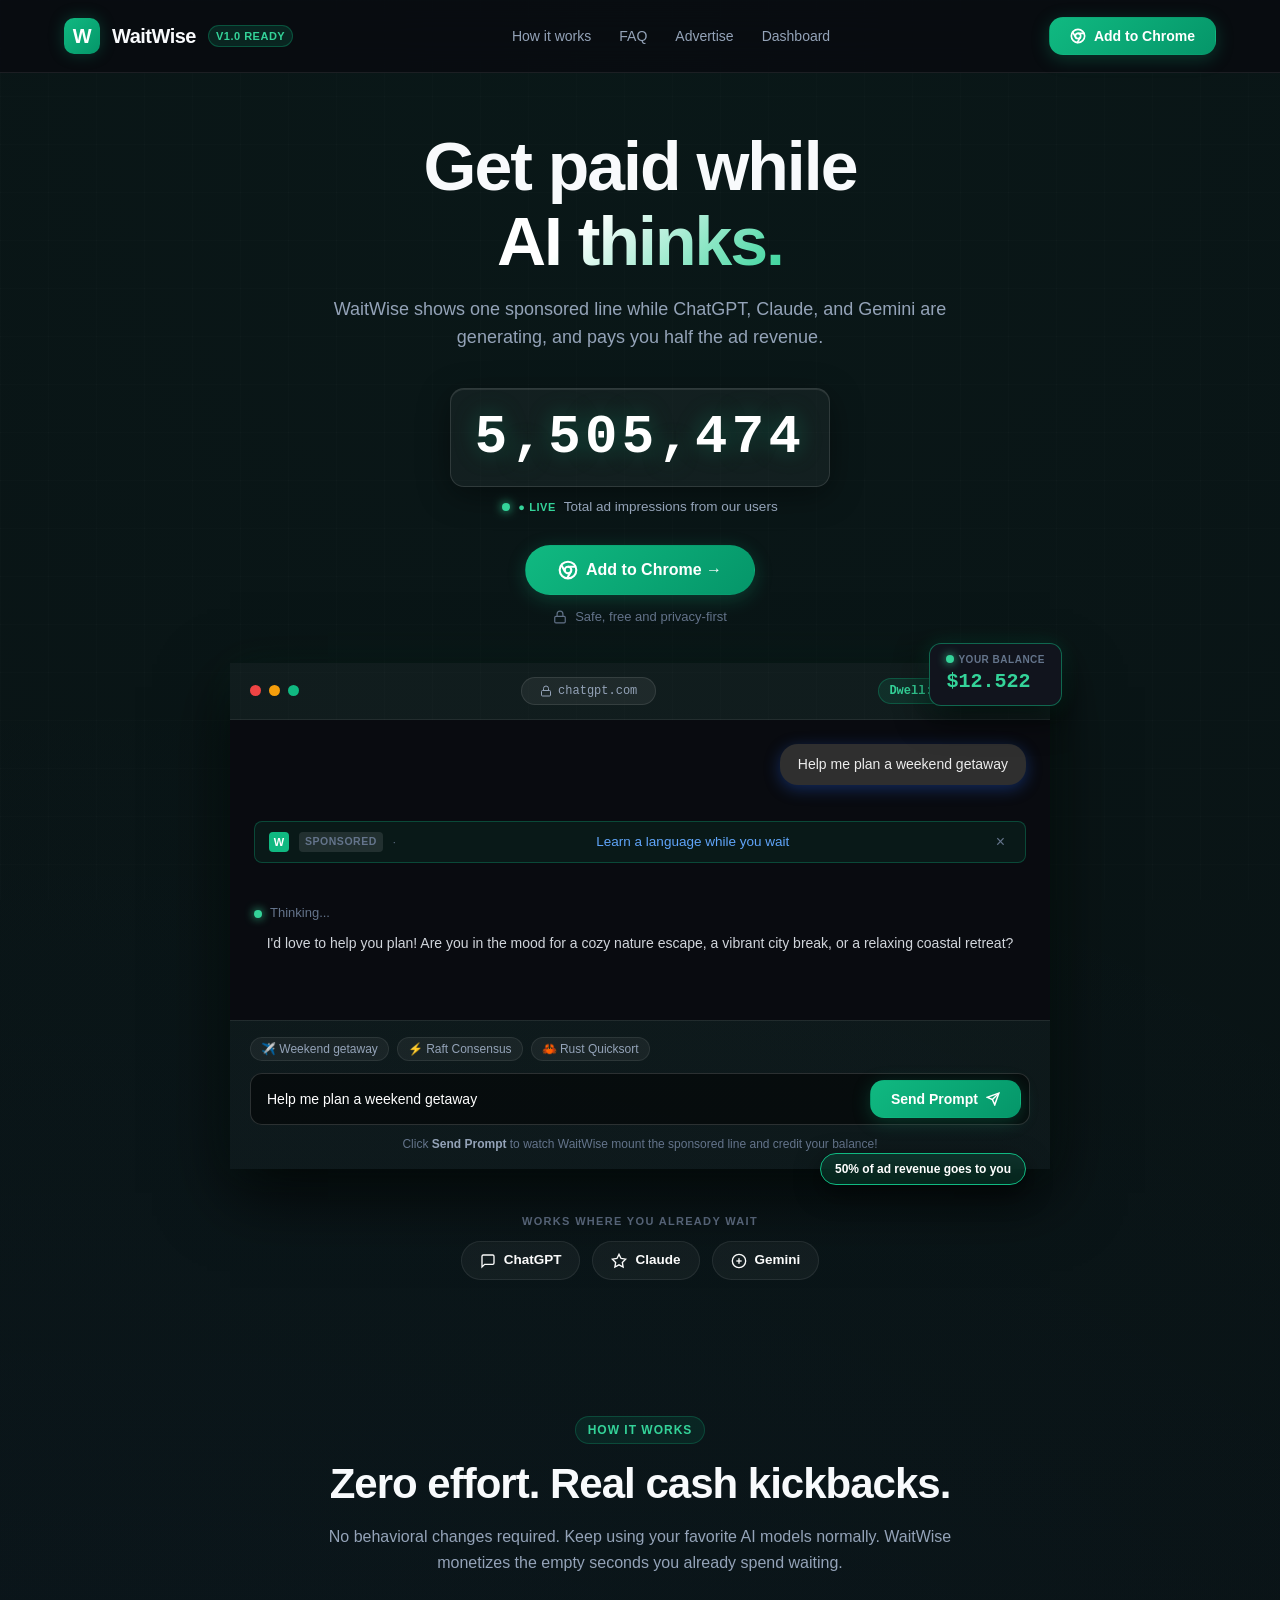
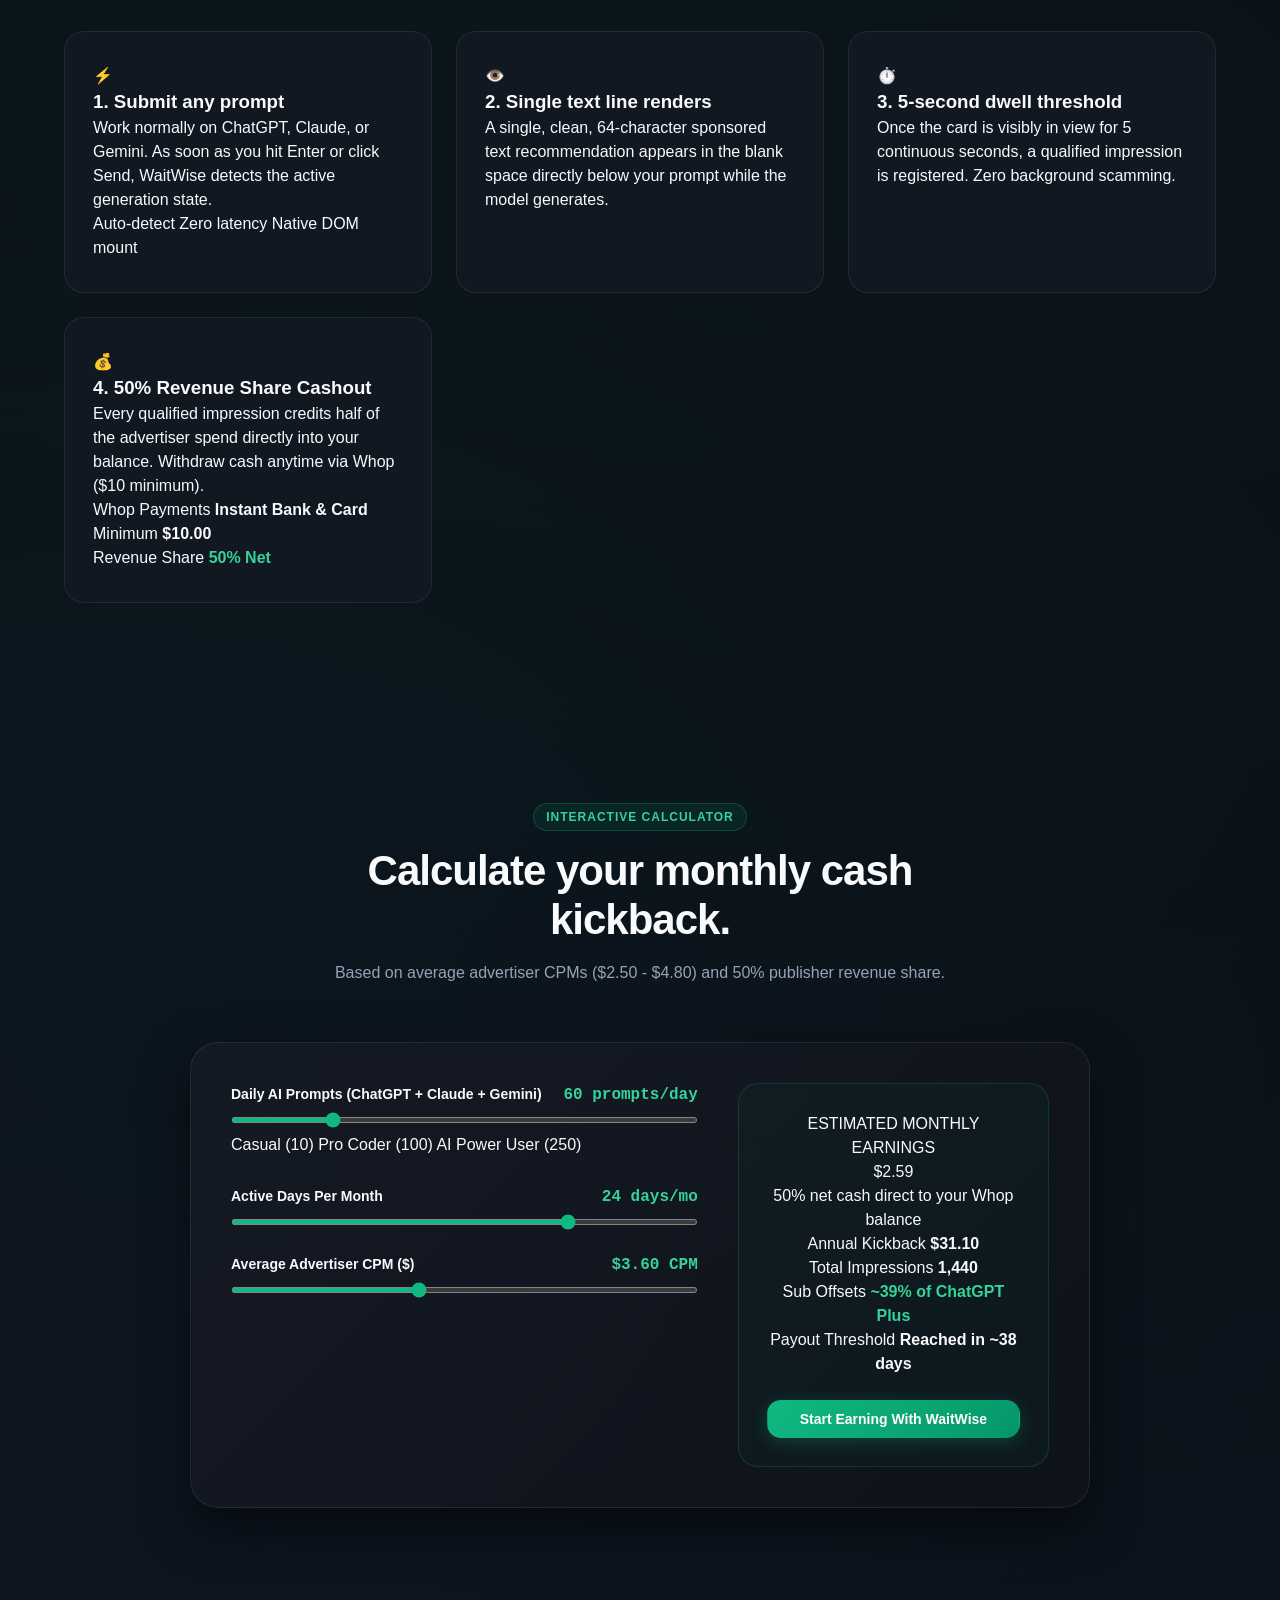
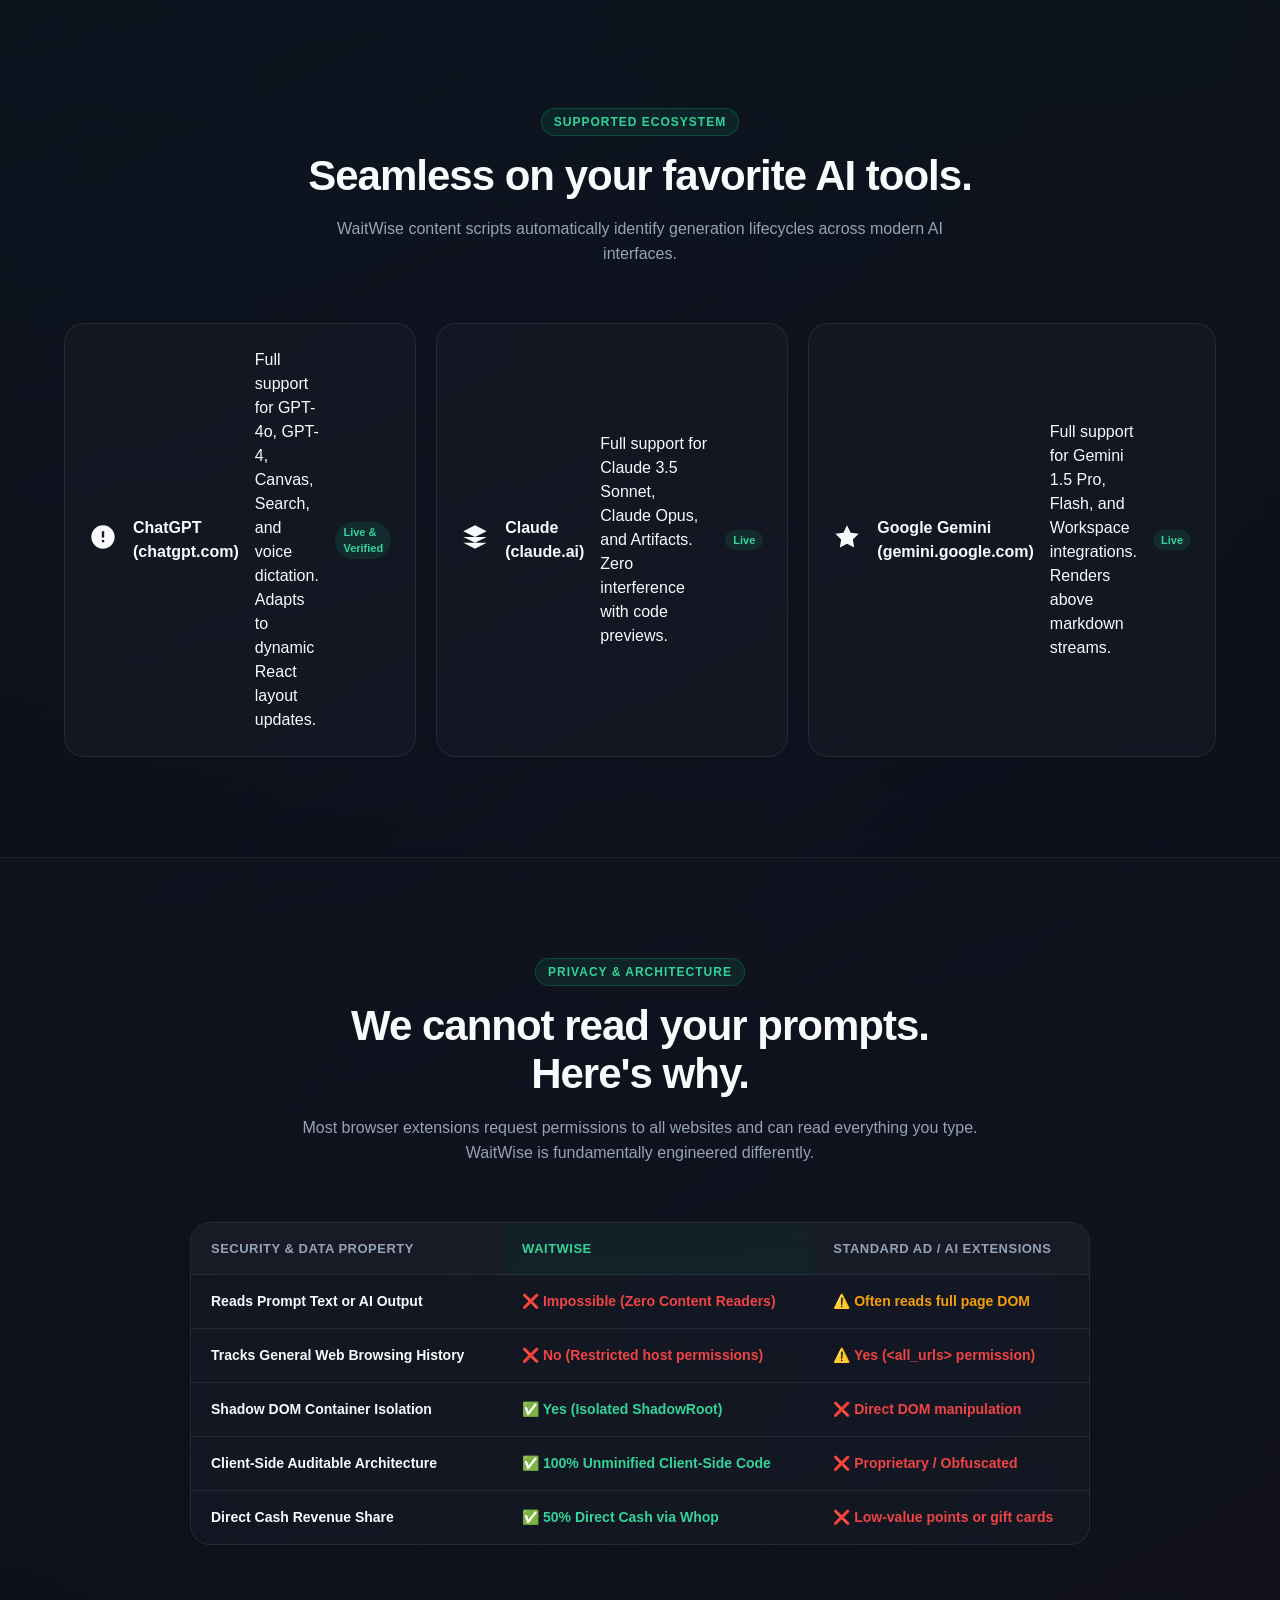
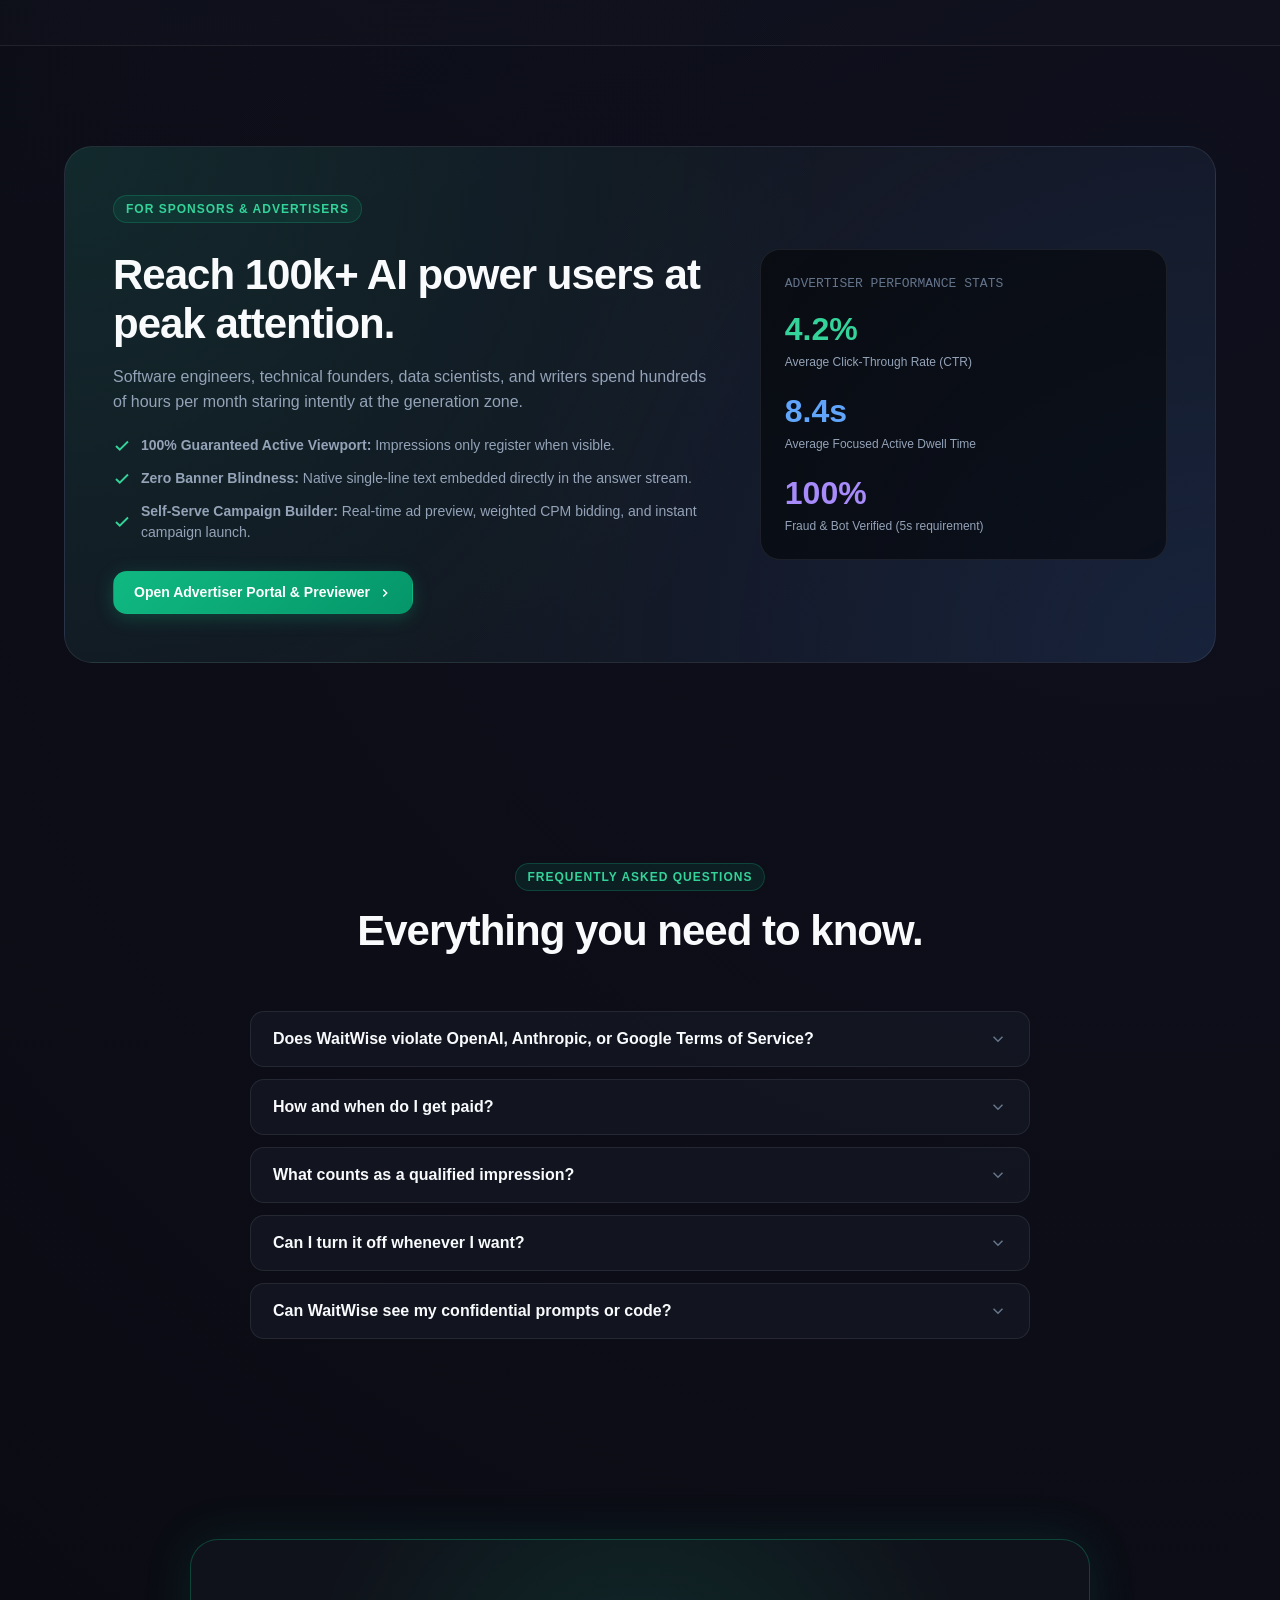
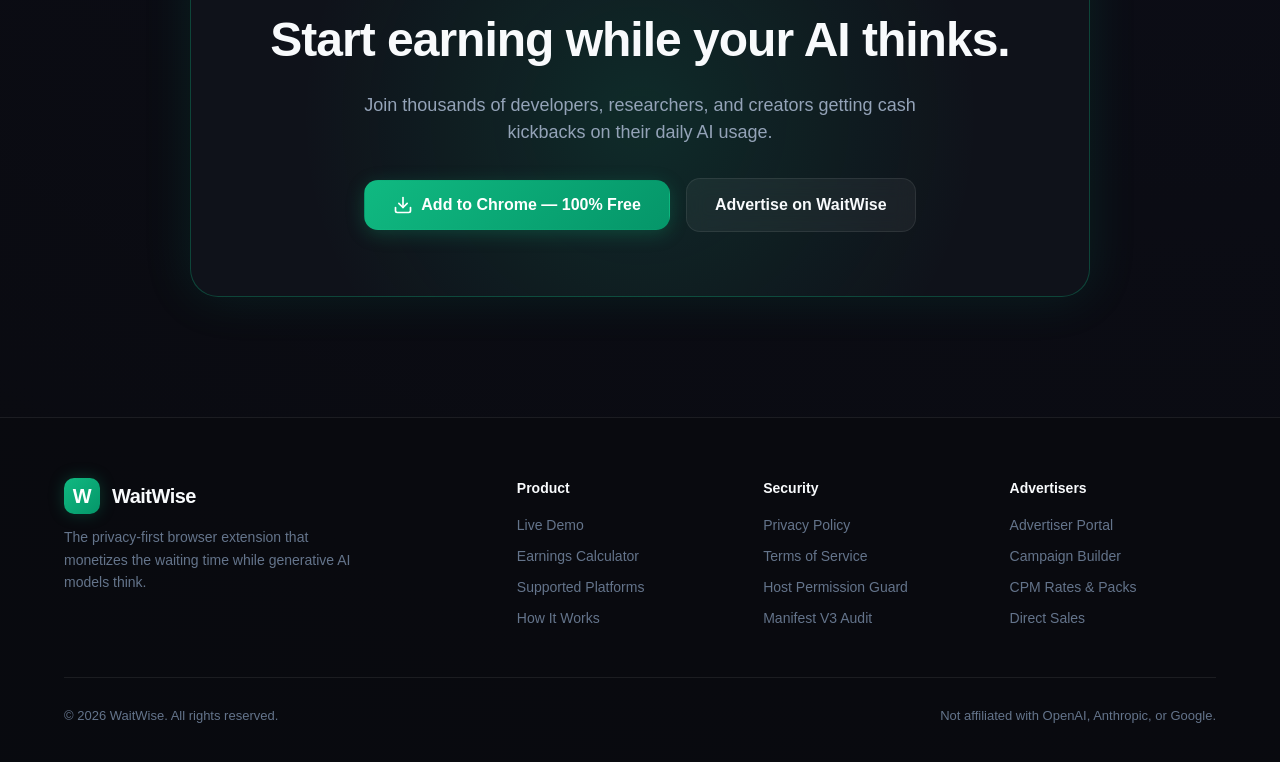
<file: index.html>
<!DOCTYPE html>
<html lang="en">
<head>
  <meta charset="UTF-8">
  <meta name="viewport" content="width=device-width, initial-scale=1.0">
  <title>WaitWise — Get paid while AI thinks</title>
  <meta name="description" content="Monetize the dead space while ChatGPT, Claude, and Gemini generate responses. Earn 50% revenue share on privacy-first, single-line sponsored messages.">
  <link rel="icon" type="image/svg+xml" href="data:image/svg+xml,<svg xmlns='http://www.w3.org/2000/svg' viewBox='0 0 100 100'><rect width='100' height='100' rx='25' fill='%2310b981'/><text x='50' y='68' font-size='50' font-weight='900' fill='white' text-anchor='middle'>W</text></svg>">
  <link rel="stylesheet" href="styles.css">
</head>
<body>
  <!-- Ambient Background Mesh -->
  <div class="bg-mesh-pattern"></div>

  <!-- Navigation -->
  <header class="site-nav">
    <div class="container">
      <a href="index.html" class="brand-logo">
        <div class="logo-icon">W</div>
        <span>WaitWise</span>
        <span class="brand-tag">v1.0 Ready</span>
      </a>

      <nav>
        <ul class="nav-links">
          <li><a href="#how-it-works">How it works</a></li>
          <li><a href="#faq">FAQ</a></li>
          <li><a href="advertise.html">Advertise</a></li>
          <li><a href="dashboard.html">Dashboard</a></li>
        </ul>
      </nav>

      <div class="nav-actions">
        <button class="btn btn-primary btn-glow" data-open-modal="install">
          <svg width="16" height="16" viewBox="0 0 24 24" fill="none" stroke="currentColor" stroke-width="2.5" stroke-linecap="round" stroke-linejoin="round">
            <circle cx="12" cy="12" r="10"></circle>
            <circle cx="12" cy="12" r="4"></circle>
            <line x1="21.17" y1="8" x2="12" y2="8"></line>
            <line x1="3.95" y1="6.06" x2="8.54" y2="14"></line>
            <line x1="10.88" y1="21.94" x2="15.46" y2="14"></line>
          </svg>
          <span>Add to Chrome</span>
        </button>
      </div>
    </div>
  </header>

  <main>
    <!-- Hero Section (Centered & High-Impact matching Image 6) -->
    <section class="hero-section" style="padding: 56px 0 36px;">
      <div class="container">
        <div class="hero-content" style="max-width: 860px; margin: 0 auto; text-align: center; display: flex; flex-direction: column; align-items: center;">
          <h1 class="hero-title" style="text-align: center; margin: 0 auto 16px; font-size: clamp(40px, 6vw, 68px); font-weight: 800; line-height: 1.1;">
            Get paid while <br>
            <span class="gradient-text">AI thinks.</span>
          </h1>

          <p class="hero-subtitle" style="text-align: center; margin: 0 auto 20px; max-width: 660px; font-size: 18px; line-height: 1.6; color: var(--text-secondary);">
            WaitWise shows one sponsored line while ChatGPT, Claude, and Gemini are generating, and pays you half the ad revenue.
          </p>

          <!-- Live Counter Strip (Matching Image 6) -->
          <div class="live-counter-strip">
            <div class="counter-digits-container">
              <span class="counter-digit-text" id="live-counter-val">5,505,472</span>
            </div>
            <div class="counter-sub-caption">
              <span class="pulse-dot"></span>
              <span style="font-weight: 700; color: var(--emerald-400); letter-spacing: 0.05em; font-size: 11px; text-transform: uppercase;">● LIVE</span>
              <span style="color: var(--text-secondary); font-size: 13.5px;">Total ad impressions from our users</span>
            </div>
          </div>

          <!-- Add to Chrome CTA Button -->
          <div class="hero-cta-group" style="justify-content: center; margin-bottom: 24px;">
            <button class="btn btn-primary btn-lg btn-glow" data-open-modal="install" style="border-radius: 9999px; padding: 14px 32px; font-size: 16px;">
              <svg width="20" height="20" viewBox="0 0 24 24" fill="none" stroke="currentColor" stroke-width="2.5">
                <circle cx="12" cy="12" r="10"></circle>
                <circle cx="12" cy="12" r="4"></circle>
                <line x1="21.17" y1="8" x2="12" y2="8"></line>
                <line x1="3.95" y1="6.06" x2="8.54" y2="14"></line>
                <line x1="10.88" y1="21.94" x2="15.46" y2="14"></line>
              </svg>
              <span>Add to Chrome &rarr;</span>
            </button>
          </div>

          <div style="display: flex; align-items: center; justify-content: center; gap: 8px; font-size: 13px; color: var(--text-muted); margin-top: -12px; margin-bottom: 36px;">
            <svg width="14" height="14" viewBox="0 0 24 24" fill="none" stroke="currentColor" stroke-width="2"><rect x="3" y="11" width="18" height="11" rx="2" ry="2"></rect><path d="M7 11V7a5 5 0 0 1 10 0v4"></path></svg>
            <span>Safe, free and privacy-first</span>
          </div>
        </div>

        <!-- Interactive AI Generation & Ad Simulator Mockup (Matching Image 6) -->
        <div class="simulator-mockup-outer" id="simulator">
          <!-- Floating Badge Top Right: Your Balance -->
          <div class="floating-badge-balance">
            <span class="badge-label"><span class="pulse-dot"></span> YOUR BALANCE</span>
            <span class="badge-value" id="sim-floating-balance">$12.522</span>
          </div>

          <!-- The macOS Window Mockup -->
          <div class="simulator-card" style="box-shadow: 0 24px 64px rgba(0,0,0,0.8), 0 0 40px rgba(16,185,129,0.08);">
            <div class="simulator-header" style="justify-content: space-between;">
              <div class="window-dots">
                <span class="dot red"></span>
                <span class="dot yellow"></span>
                <span class="dot green"></span>
              </div>
              <div style="background: rgba(255,255,255,0.06); border: 1px solid rgba(255,255,255,0.1); border-radius: 9999px; padding: 4px 18px; font-size: 12px; color: #94a3b8; font-family: var(--font-mono); display: flex; align-items: center; gap: 6px;">
                <svg width="12" height="12" viewBox="0 0 24 24" fill="none" stroke="currentColor" stroke-width="2"><rect x="3" y="11" width="18" height="11" rx="2" ry="2"></rect><path d="M7 11V7a5 5 0 0 1 10 0v4"></path></svg>
                <span>chatgpt.com</span>
              </div>
              <div class="dwell-counter" id="live-dwell-pill">Dwell: 0.0s / 5.0s</div>
            </div>

            <div class="chat-thread" id="chat-thread" style="padding: 24px;">
              <!-- Turn 1: User Prompt (Matching Image 6) -->
              <div class="chat-turn user-turn">
                <div class="user-bubble" style="background: #2f2f2f; color: #ececec; border-radius: 18px; padding: 10px 18px; font-size: 14px;">
                  Help me plan a weekend getaway
                </div>
              </div>

              <!-- WaitWise Sponsored Line (Matching Image 6) -->
              <div class="ad-insertion-slot" id="sim-ad-slot" style="margin: 14px 0;">
                <div class="sim-sponsored-card" id="sim-ad-card" style="background: rgba(16, 185, 129, 0.08); border: 1px solid rgba(16, 185, 129, 0.3); border-radius: 8px; padding: 10px 14px; display: flex; align-items: center; gap: 10px;">
                  <span class="ad-logo-pill" style="background: var(--emerald-500); color: #fff; width: 20px; height: 20px; border-radius: 4px; font-size: 11px; font-weight: 800; display: inline-flex; align-items: center; justify-content: center;">W</span>
                  <span class="ad-label" style="font-size: 10.5px; font-weight: 700; color: var(--text-muted); letter-spacing: 0.05em;">SPONSORED</span>
                  <span style="color: var(--text-muted); font-size: 11px;">·</span>
                  <a href="https://duolingo.com" target="_blank" rel="noopener" class="ad-text-link" id="sim-ad-link" style="color: #60a5fa; text-decoration: none; font-size: 13.5px; font-weight: 500;">
                    Learn a language while you wait
                  </a>
                  <button class="ad-close-btn" id="sim-ad-dismiss" title="Dismiss" style="margin-left: auto; background: none; border: none; color: var(--text-muted); cursor: pointer; font-size: 16px;">×</button>
                </div>
              </div>

              <!-- Turn 1: AI Assistant Streaming Response -->
              <div class="chat-turn assistant-turn">
                <div class="assistant-content" id="sim-ai-response" style="font-size: 14px; line-height: 1.6; color: #d1d5db;">
                  <div class="adv-preview-thinking" id="sim-thinking-indicator" style="display: flex; align-items: center; gap: 8px; color: var(--text-muted); font-size: 13px; margin-bottom: 8px;">
                    <span class="pulse-dot"></span>
                    <span>Thinking...</span>
                  </div>
                  <p>I'd love to help you plan! Are you in the mood for a cozy nature escape, a vibrant city break, or a relaxing coastal retreat?</p>
                </div>
              </div>
            </div>

            <!-- Simulator Interactive Controller -->
            <div class="simulator-controls">
              <div class="quick-prompts-row" style="display: flex; gap: 8px; margin-bottom: 10px; overflow-x: auto; padding-bottom: 2px;">
                <button type="button" class="quick-btn" data-prompt="Help me plan a weekend getaway">✈️ Weekend getaway</button>
                <button type="button" class="quick-btn" data-prompt="Explain distributed consensus in Raft">⚡ Raft Consensus</button>
                <button type="button" class="quick-btn" data-prompt="Write a quicksort function in Rust with comments">🦀 Rust Quicksort</button>
              </div>
              <div class="input-simulation-box">
                <input type="text" id="sim-custom-prompt" placeholder="Ask anything, e.g. 'Help me plan a weekend getaway'..." value="Help me plan a weekend getaway">
                <button class="btn btn-primary" id="sim-submit-btn">
                  <span>Send Prompt</span>
                  <svg width="14" height="14" viewBox="0 0 24 24" fill="none" stroke="currentColor" stroke-width="2.5"><line x1="22" y1="2" x2="11" y2="13"></line><polygon points="22 2 15 22 11 13 2 9 22 2"></polygon></svg>
                </button>
              </div>
              <div class="sim-help-text">
                Click <strong>Send Prompt</strong> to watch WaitWise mount the sponsored line and credit your balance!
              </div>
            </div>
          </div>

          <!-- Floating Badge Bottom Right: 50% revenue -->
          <div class="floating-badge-rev">
            50% of ad revenue goes to you
          </div>
        </div>

        <!-- Works where you already wait Strip (Image 6) -->
        <div class="works-where-strip">
          <div class="works-label">WORKS WHERE YOU ALREADY WAIT</div>
          <div class="works-pills-row">
            <div class="works-pill">
              <svg width="16" height="16" viewBox="0 0 24 24" fill="none" stroke="currentColor" stroke-width="2"><path d="M21 15a2 2 0 0 1-2 2H7l-4 4V5a2 2 0 0 1 2-2h14a2 2 0 0 1 2 2z"></path></svg>
              <span>ChatGPT</span>
            </div>
            <div class="works-pill">
              <svg width="16" height="16" viewBox="0 0 24 24" fill="none" stroke="currentColor" stroke-width="2"><polygon points="12 2 15.09 8.26 22 9.27 17 14.14 18.18 21.02 12 17.77 5.82 21.02 7 14.14 2 9.27 8.91 8.26 12 2"></polygon></svg>
              <span>Claude</span>
            </div>
            <div class="works-pill">
              <svg width="16" height="16" viewBox="0 0 24 24" fill="none" stroke="currentColor" stroke-width="2"><circle cx="12" cy="12" r="10"></circle><path d="M8 12h8"></path><path d="M12 8v8"></path></svg>
              <span>Gemini</span>
            </div>
          </div>
        </div>
      </div>
    </section>

    <!-- Bento Value Proposition Grid -->
    <section class="section" id="how-it-works">
      <div class="container">
        <div class="section-header">
          <span class="section-tag">How It Works</span>
          <h2 class="section-title">Zero effort. Real cash kickbacks.</h2>
          <p class="section-subtitle">
            No behavioral changes required. Keep using your favorite AI models normally. WaitWise monetizes the empty seconds you already spend waiting.
          </p>
        </div>

        <div class="bento-grid">
          <!-- Bento 1 -->
          <div class="bento-card bento-wide">
            <div class="bento-icon">⚡</div>
            <h3>1. Submit any prompt</h3>
            <p>
              Work normally on ChatGPT, Claude, or Gemini. As soon as you hit Enter or click Send, WaitWise detects the active generation state.
            </p>
            <div class="mini-tag-list">
              <span class="mini-tag">Auto-detect</span>
              <span class="mini-tag">Zero latency</span>
              <span class="mini-tag">Native DOM mount</span>
            </div>
          </div>

          <!-- Bento 2 -->
          <div class="bento-card">
            <div class="bento-icon">👁️</div>
            <h3>2. Single text line renders</h3>
            <p>
              A single, clean, 64-character sponsored text recommendation appears in the blank space directly below your prompt while the model generates.
            </p>
          </div>

          <!-- Bento 3 -->
          <div class="bento-card">
            <div class="bento-icon">⏱️</div>
            <h3>3. 5-second dwell threshold</h3>
            <p>
              Once the card is visibly in view for 5 continuous seconds, a qualified impression is registered. Zero background scamming.
            </p>
          </div>

          <!-- Bento 4 -->
          <div class="bento-card bento-wide">
            <div class="bento-icon">💰</div>
            <h3>4. 50% Revenue Share Cashout</h3>
            <p>
              Every qualified impression credits half of the advertiser spend directly into your balance. Withdraw cash anytime via Whop ($10 minimum).
            </p>
            <div class="cashout-pill-row">
              <div class="cashout-badge">
                <span>Whop Payments</span>
                <strong>Instant Bank & Card</strong>
              </div>
              <div class="cashout-badge">
                <span>Minimum</span>
                <strong>$10.00</strong>
              </div>
              <div class="cashout-badge">
                <span>Revenue Share</span>
                <strong style="color: var(--emerald-400);">50% Net</strong>
              </div>
            </div>
          </div>
        </div>
      </div>
    </section>

    <!-- Earnings Calculator Section -->
    <section class="section" id="calculator">
      <div class="container">
        <div class="section-header">
          <span class="section-tag">Interactive Calculator</span>
          <h2 class="section-title">Calculate your monthly cash kickback.</h2>
          <p class="section-subtitle">
            Based on average advertiser CPMs ($2.50 - $4.80) and 50% publisher revenue share.
          </p>
        </div>

        <div class="calculator-wrapper">
          <div class="calc-controls">
            <div class="slider-group">
              <div class="slider-header">
                <label for="prompt-range">Daily AI Prompts (ChatGPT + Claude + Gemini)</label>
                <span class="slider-val" id="prompt-display">60 prompts/day</span>
              </div>
              <input type="range" id="prompt-range" min="10" max="250" step="5" value="60" class="custom-range">
              <div class="range-labels">
                <span>Casual (10)</span>
                <span>Pro Coder (100)</span>
                <span>AI Power User (250)</span>
              </div>
            </div>

            <div class="slider-group">
              <div class="slider-header">
                <label for="days-range">Active Days Per Month</label>
                <span class="slider-val" id="days-display">24 days/mo</span>
              </div>
              <input type="range" id="days-range" min="5" max="31" step="1" value="24" class="custom-range">
            </div>

            <div class="slider-group">
              <div class="slider-header">
                <label for="cpm-range">Average Advertiser CPM ($)</label>
                <span class="slider-val" id="cpm-display">$3.60 CPM</span>
              </div>
              <input type="range" id="cpm-range" min="2.00" max="6.00" step="0.20" value="3.60" class="custom-range">
            </div>
          </div>

          <div class="calc-results-card">
            <div class="calc-result-item highlight">
              <div class="calc-label">ESTIMATED MONTHLY EARNINGS</div>
              <div class="calc-number" id="calc-monthly-out">$7.78</div>
              <div class="calc-subtext">50% net cash direct to your Whop balance</div>
            </div>

            <div class="calc-breakdown-grid">
              <div class="breakdown-item">
                <span>Annual Kickback</span>
                <strong id="calc-annual-out">$93.31</strong>
              </div>
              <div class="breakdown-item">
                <span>Total Impressions</span>
                <strong id="calc-impressions-out">1,440</strong>
              </div>
              <div class="breakdown-item">
                <span>Sub Offsets</span>
                <strong style="color: var(--emerald-400);">~39% of ChatGPT Plus</strong>
              </div>
              <div class="breakdown-item">
                <span>Payout Threshold</span>
                <strong>Reached in ~38 days</strong>
              </div>
            </div>

            <button class="btn btn-primary btn-glow" style="width: 100%; margin-top: 24px;" data-open-modal="install">
              <span>Start Earning With WaitWise</span>
            </button>
          </div>
        </div>
      </div>
    </section>

    <!-- Platform Compatibility Grid -->
    <section class="section" id="platforms">
      <div class="container">
        <div class="section-header">
          <span class="section-tag">Supported Ecosystem</span>
          <h2 class="section-title">Seamless on your favorite AI tools.</h2>
          <p class="section-subtitle">
            WaitWise content scripts automatically identify generation lifecycles across modern AI interfaces.
          </p>
        </div>

        <div class="platforms-grid">
          <div class="platform-card active">
            <div class="platform-icon">
              <svg width="28" height="28" viewBox="0 0 24 24" fill="currentColor">
                <path d="M12 2a10 10 0 0 0-10 10c0 5.52 4.48 10 10 10s10-4.48 10-10A10 10 0 0 0 12 2zm1 14.5h-2v-2h2v2zm0-4h-2V7h2v5.5z"/>
              </svg>
            </div>
            <h4>ChatGPT (chatgpt.com)</h4>
            <p>Full support for GPT-4o, GPT-4, Canvas, Search, and voice dictation. Adapts to dynamic React layout updates.</p>
            <span class="status-badge-live">Live & Verified</span>
          </div>

          <div class="platform-card active">
            <div class="platform-icon">
              <svg width="28" height="28" viewBox="0 0 24 24" fill="currentColor">
                <path d="M12 2L2 7l10 5 10-5-10-5zM2 17l10 5 10-5M2 12l10 5 10-5"/>
              </svg>
            </div>
            <h4>Claude (claude.ai)</h4>
            <p>Full support for Claude 3.5 Sonnet, Claude Opus, and Artifacts. Zero interference with code previews.</p>
            <span class="status-badge-live">Live</span>
          </div>

          <div class="platform-card active">
            <div class="platform-icon">
              <svg width="28" height="28" viewBox="0 0 24 24" fill="currentColor">
                <path d="M12 2L15.09 8.26L22 9.27L17 14.14L18.18 21.02L12 17.77L5.82 21.02L7 14.14L2 9.27L8.91 8.26L12 2Z"/>
              </svg>
            </div>
            <h4>Google Gemini (gemini.google.com)</h4>
            <p>Full support for Gemini 1.5 Pro, Flash, and Workspace integrations. Renders above markdown streams.</p>
            <span class="status-badge-live">Live</span>
          </div>
        </div>
      </div>
    </section>

    <!-- Privacy & Security Section -->
    <section class="section" id="privacy" style="background: rgba(255, 255, 255, 0.01); border-top: 1px solid var(--card-border); border-bottom: 1px solid var(--card-border);">
      <div class="container">
        <div class="section-header">
          <span class="section-tag">Privacy & Architecture</span>
          <h2 class="section-title">We cannot read your prompts. Here's why.</h2>
          <p class="section-subtitle">
            Most browser extensions request permissions to all websites and can read everything you type. WaitWise is fundamentally engineered differently.
          </p>
        </div>

        <div class="comparison-table-wrapper">
          <table class="comp-table">
            <thead>
              <tr>
                <th>Security & Data Property</th>
                <th class="brand-col">WaitWise</th>
                <th>Standard Ad / AI Extensions</th>
              </tr>
            </thead>
            <tbody>
              <tr>
                <td><strong>Reads Prompt Text or AI Output</strong></td>
                <td><span class="check-no">❌ Impossible (Zero Content Readers)</span></td>
                <td><span class="check-yes" style="color: #f59e0b;">⚠️ Often reads full page DOM</span></td>
              </tr>
              <tr>
                <td><strong>Tracks General Web Browsing History</strong></td>
                <td><span class="check-no">❌ No (Restricted host permissions)</span></td>
                <td><span class="check-yes" style="color: #ef4444;">⚠️ Yes (&lt;all_urls&gt; permission)</span></td>
              </tr>
              <tr>
                <td><strong>Shadow DOM Container Isolation</strong></td>
                <td><span class="check-yes">✅ Yes (Isolated ShadowRoot)</span></td>
                <td><span class="check-no">❌ Direct DOM manipulation</span></td>
              </tr>
              <tr>
                <td><strong>Client-Side Auditable Architecture</strong></td>
                <td><span class="check-yes">✅ 100% Unminified Client-Side Code</span></td>
                <td><span class="check-no">❌ Proprietary / Obfuscated</span></td>
              </tr>
              <tr>
                <td><strong>Direct Cash Revenue Share</strong></td>
                <td><span class="check-yes">✅ 50% Direct Cash via Whop</span></td>
                <td><span class="check-no">❌ Low-value points or gift cards</span></td>
              </tr>
            </tbody>
          </table>
        </div>
      </div>
    </section>

    <!-- Advertiser Portal Teaser Section -->
    <section class="section" id="advertisers">
      <div class="container">
        <div class="advertiser-card">
          <div>
            <span class="section-tag">For Sponsors & Advertisers</span>
            <h2 class="section-title" style="margin-top: 12px;">Reach 100k+ AI power users at peak attention.</h2>
            <p class="section-subtitle" style="margin-bottom: 0;">
              Software engineers, technical founders, data scientists, and writers spend hundreds of hours per month staring intently at the generation zone.
            </p>
            <ul class="ad-features-list">
              <li>
                <svg width="18" height="18" viewBox="0 0 24 24" fill="none" stroke="currentColor" stroke-width="2.5"><polyline points="20 6 9 17 4 12"></polyline></svg>
                <span><strong>100% Guaranteed Active Viewport:</strong> Impressions only register when visible.</span>
              </li>
              <li>
                <svg width="18" height="18" viewBox="0 0 24 24" fill="none" stroke="currentColor" stroke-width="2.5"><polyline points="20 6 9 17 4 12"></polyline></svg>
                <span><strong>Zero Banner Blindness:</strong> Native single-line text embedded directly in the answer stream.</span>
              </li>
              <li>
                <svg width="18" height="18" viewBox="0 0 24 24" fill="none" stroke="currentColor" stroke-width="2.5"><polyline points="20 6 9 17 4 12"></polyline></svg>
                <span><strong>Self-Serve Campaign Builder:</strong> Real-time ad preview, weighted CPM bidding, and instant campaign launch.</span>
              </li>
            </ul>
            <a href="advertise.html" class="btn btn-primary btn-glow" style="display: inline-flex; align-items: center; gap: 8px;">
              <span>Open Advertiser Portal & Previewer</span>
              <svg width="14" height="14" viewBox="0 0 24 24" fill="none" stroke="currentColor" stroke-width="2.5"><polyline points="9 18 15 12 9 6"></polyline></svg>
            </a>
          </div>

          <div style="background: rgba(0,0,0,0.5); border: 1px solid var(--card-border); border-radius: var(--radius-lg); padding: 24px;">
            <div style="font-size: 13px; color: var(--text-muted); font-family: var(--font-mono); margin-bottom: 12px;">ADVERTISER PERFORMANCE STATS</div>
            <div style="display: flex; flex-direction: column; gap: 16px;">
              <div>
                <span style="font-size: 32px; font-weight: 800; color: var(--emerald-400);">4.2%</span>
                <p style="font-size: 12px; color: var(--text-secondary);">Average Click-Through Rate (CTR)</p>
              </div>
              <div>
                <span style="font-size: 32px; font-weight: 800; color: #60a5fa;">8.4s</span>
                <p style="font-size: 12px; color: var(--text-secondary);">Average Focused Active Dwell Time</p>
              </div>
              <div>
                <span style="font-size: 32px; font-weight: 800; color: #a78bfa;">100%</span>
                <p style="font-size: 12px; color: var(--text-secondary);">Fraud & Bot Verified (5s requirement)</p>
              </div>
            </div>
          </div>
        </div>
      </div>
    </section>

    <!-- FAQ Section -->
    <section class="section" id="faq">
      <div class="container">
        <div class="section-header">
          <span class="section-tag">Frequently Asked Questions</span>
          <h2 class="section-title">Everything you need to know.</h2>
        </div>

        <div class="faq-list">
          <div class="faq-item">
            <button class="faq-question">
              <span>Does WaitWise violate OpenAI, Anthropic, or Google Terms of Service?</span>
              <svg class="faq-chevron" width="18" height="18" viewBox="0 0 24 24" fill="none" stroke="currentColor" stroke-width="2"><polyline points="6 9 12 15 18 9"></polyline></svg>
            </button>
            <div class="faq-answer">
              <p>No. WaitWise operates as a purely client-side browser extension within your own browser DOM, exactly like ad blockers, Dark Reader, Grammarly, or password managers. It does not scrape, reverse-engineer, or intercept the API traffic of ChatGPT, Claude, or Gemini.</p>
            </div>
          </div>

          <div class="faq-item">
            <button class="faq-question">
              <span>How and when do I get paid?</span>
              <svg class="faq-chevron" width="18" height="18" viewBox="0 0 24 24" fill="none" stroke="currentColor" stroke-width="2"><polyline points="6 9 12 15 18 9"></polyline></svg>
            </button>
            <div class="faq-answer">
              <p>All earnings accrue directly in cash in US Dollars ($). Once your balance reaches the $10 minimum threshold, you can request an instant cash withdrawal through our payment partner Whop directly to your bank account, debit card, or PayPal.</p>
            </div>
          </div>

          <div class="faq-item">
            <button class="faq-question">
              <span>What counts as a qualified impression?</span>
              <svg class="faq-chevron" width="18" height="18" viewBox="0 0 24 24" fill="none" stroke="currentColor" stroke-width="2"><polyline points="6 9 12 15 18 9"></polyline></svg>
            </button>
            <div class="faq-answer">
              <p>To ensure advertisers receive real value and prevent fraudulent clicks or background spam, an impression qualifies when the sponsored line is at least 50% visible in your active browser viewport for at least 5.0 seconds during response generation.</p>
            </div>
          </div>

          <div class="faq-item">
            <button class="faq-question">
              <span>Can I turn it off whenever I want?</span>
              <svg class="faq-chevron" width="18" height="18" viewBox="0 0 24 24" fill="none" stroke="currentColor" stroke-width="2"><polyline points="6 9 12 15 18 9"></polyline></svg>
            </button>
            <div class="faq-answer">
              <p>Yes. You can click the extension icon in your Chrome toolbar anytime to toggle WaitWise ON or OFF with a single click. When turned off, zero sponsored lines are rendered.</p>
            </div>
          </div>

          <div class="faq-item">
            <button class="faq-question">
              <span>Can WaitWise see my confidential prompts or code?</span>
              <svg class="faq-chevron" width="18" height="18" viewBox="0 0 24 24" fill="none" stroke="currentColor" stroke-width="2"><polyline points="6 9 12 15 18 9"></polyline></svg>
            </button>
            <div class="faq-answer">
              <p>No. WaitWise content script does not read or transmit your prompt inputs or AI outputs. The extension only detects turn layout anchors in the DOM solely to mount the sponsored recommendation.</p>
            </div>
          </div>
        </div>
      </div>
    </section>

    <!-- Bottom CTA Section -->
    <section class="bottom-cta-section">
      <div class="container">
        <div class="cta-box">
          <h2>Start earning while your AI thinks.</h2>
          <p>Join thousands of developers, researchers, and creators getting cash kickbacks on their daily AI usage.</p>
          <div class="hero-cta-group" style="margin-bottom: 0;">
            <button class="btn btn-primary btn-lg btn-glow" data-open-modal="install">
              <svg width="20" height="20" viewBox="0 0 24 24" fill="none" stroke="currentColor" stroke-width="2" stroke-linecap="round" stroke-linejoin="round">
                <path d="M21 15v4a2 2 0 0 1-2 2H5a2 2 0 0 1-2-2v-4"></path>
                <polyline points="7 10 12 15 17 10"></polyline>
                <line x1="12" y1="15" x2="12" y2="3"></line>
              </svg>
              <span>Add to Chrome — 100% Free</span>
            </button>
            <a href="advertise.html" class="btn btn-secondary btn-lg">
              <span>Advertise on WaitWise</span>
            </a>
          </div>
        </div>
      </div>
    </section>
  </main>

  <!-- Footer -->
  <footer class="site-footer">
    <div class="container">
      <div class="footer-top">
        <div class="footer-brand">
          <a href="index.html" class="brand-logo" style="margin-bottom: 12px;">
            <div class="logo-icon">W</div>
            <span>WaitWise</span>
          </a>
          <p>
            The privacy-first browser extension that monetizes the waiting time while generative AI models think.
          </p>
        </div>

        <div class="footer-col">
          <h5>Product</h5>
          <ul>
            <li><a href="#simulator">Live Demo</a></li>
            <li><a href="#calculator">Earnings Calculator</a></li>
            <li><a href="#platforms">Supported Platforms</a></li>
            <li><a href="#how-it-works">How It Works</a></li>
          </ul>
        </div>

        <div class="footer-col">
          <h5>Security</h5>
          <ul>
            <li><a href="#" data-open-modal="privacy">Privacy Policy</a></li>
            <li><a href="#" data-open-modal="privacy">Terms of Service</a></li>
            <li><a href="#privacy">Host Permission Guard</a></li>
            <li><a href="#privacy">Manifest V3 Audit</a></li>
          </ul>
        </div>

        <div class="footer-col">
          <h5>Advertisers</h5>
          <ul>
            <li><a href="advertise.html">Advertiser Portal</a></li>
            <li><a href="advertise.html#builder">Campaign Builder</a></li>
            <li><a href="advertise.html#pricing">CPM Rates & Packs</a></li>
            <li><a href="mailto:ads@waitwise.ai">Direct Sales</a></li>
          </ul>
        </div>
      </div>

      <div class="footer-bottom">
        <div>© 2026 WaitWise. All rights reserved.</div>
        <div>Not affiliated with OpenAI, Anthropic, or Google.</div>
      </div>
    </div>
  </footer>

  <!-- Modal 1: Install Extension Guide -->
  <div class="modal-backdrop" id="modal-install">
    <div class="modal-content">
      <button class="modal-close-btn">&times;</button>
      <h3 style="font-size: 22px; font-weight: 800; margin-bottom: 8px;">Install WaitWise Extension</h3>
      <p style="color: var(--text-secondary); font-size: 14px; margin-bottom: 20px;">
        Start earning passive cash while waiting for ChatGPT, Claude, and Gemini responses.
      </p>

      <ul class="install-step-list">
        <li class="install-step-item">
          <span class="step-badge">1</span>
          <div>
            <strong>Open Extensions in Chrome</strong>
            <p>Navigate to <code>chrome://extensions</code> in your browser address bar.</p>
          </div>
        </li>
        <li class="install-step-item">
          <span class="step-badge">2</span>
          <div>
            <strong>Enable Developer Mode</strong>
            <p>Toggle the <strong>Developer mode</strong> switch in the top-right corner.</p>
          </div>
        </li>
        <li class="install-step-item">
          <span class="step-badge">3</span>
          <div>
            <strong>Load Unpacked Extension</strong>
            <p>Click <strong>Load unpacked</strong> and select your built <code>dist</code> folder.</p>
          </div>
        </li>
        <li class="install-step-item">
          <span class="step-badge">4</span>
          <div>
            <strong>Ready to Earn!</strong>
            <p>Open <code>chatgpt.com</code>, submit any prompt, and watch the sponsored line appear with cash rewards.</p>
          </div>
        </li>
      </ul>

      <div style="display: flex; gap: 12px; margin-top: 24px;">
        <a href="https://chromewebstore.google.com" target="_blank" rel="noopener" class="btn btn-primary" style="flex: 1;">
          <span>Chrome Web Store</span>
        </a>
        <button class="btn btn-secondary modal-close-btn" style="position: static; font-size: 14px;">
          <span>Close</span>
        </button>
      </div>
    </div>
  </div>

  <!-- Modal 2: Advertiser Form -->
  <div class="modal-backdrop" id="modal-advertiser">
    <div class="modal-content">
      <button class="modal-close-btn">&times;</button>
      <h3 style="font-size: 22px; font-weight: 800; margin-bottom: 8px;">Advertise on WaitWise</h3>
      <p style="color: var(--text-secondary); font-size: 14px; margin-bottom: 20px;">
        Put your product in front of 100,000+ AI power users with guaranteed 5s active viewport visibility.
      </p>

      <form id="advertiser-quote-form" style="display: flex; flex-direction: column; gap: 16px;">
        <div>
          <label style="display: block; font-size: 13px; font-weight: 600; margin-bottom: 6px;">Your Name / Company</label>
          <input type="text" required placeholder="e.g. Supabase, Vercel, Railway" class="prompt-input" style="width: 100%;">
        </div>
        <div>
          <label style="display: block; font-size: 13px; font-weight: 600; margin-bottom: 6px;">Work Email</label>
          <input type="email" required placeholder="name@company.com" class="prompt-input" style="width: 100%;">
        </div>
        <div>
          <label style="display: block; font-size: 13px; font-weight: 600; margin-bottom: 6px;">Target Platforms</label>
          <select class="prompt-input" style="width: 100%; cursor: pointer;">
            <option>All Platforms (ChatGPT + Claude + Gemini)</option>
            <option>ChatGPT Only (chatgpt.com)</option>
            <option>Claude Only (claude.ai)</option>
          </select>
        </div>
        <div>
          <label style="display: block; font-size: 13px; font-weight: 600; margin-bottom: 6px;">Estimated Monthly Budget</label>
          <select class="prompt-input" style="width: 100%; cursor: pointer;">
            <option>$500 - $2,000 / month</option>
            <option>$2,000 - $10,000 / month</option>
            <option>$10,000+ / month (Enterprise)</option>
          </select>
        </div>
        <button type="submit" class="btn btn-primary btn-glow" style="margin-top: 8px;">
          <span>Submit Advertiser Request</span>
        </button>
      </form>
    </div>
  </div>

  <!-- Modal 3: Privacy & Terms -->
  <div class="modal-backdrop" id="modal-privacy">
    <div class="modal-content" style="max-width: 680px;">
      <button class="modal-close-btn">&times;</button>
      <h3 style="font-size: 22px; font-weight: 800; margin-bottom: 8px;">Privacy Policy & Transparency Guarantee</h3>
      <p style="color: var(--emerald-400); font-size: 13px; font-weight: 600; margin-bottom: 16px;">
        Last updated: November 2026 • 100% Client-Side Manifest V3
      </p>

      <div style="font-size: 14px; color: var(--text-secondary); line-height: 1.6; display: flex; flex-direction: column; gap: 14px;">
        <p><strong>1. Zero Content Collection:</strong> WaitWise does not read, parse, copy, record, or transmit user prompts, questions, code snippets, or AI output responses. The extension's content script strictly looks for parent turn layout anchors in the DOM solely to mount the sponsored recommendation.</p>
        <p><strong>2. Minimal Host Permissions:</strong> The extension only activates on explicitly declared host origins (<code>chatgpt.com</code>, <code>claude.ai</code>, <code>gemini.google.com</code>). It does not hold blanket web permissions.</p>
        <p><strong>3. Shadow DOM Isolation:</strong> Sponsored cards are rendered within an encapsulated Shadow DOM tree to prevent CSS bleed, DOM leakage, or cross-origin access.</p>
        <p><strong>4. Revenue Payouts:</strong> Earnings are tracked via unique client-generated session tokens without requiring personally identifiable information. Payouts are fulfilled securely via Whop with a $10 minimum withdrawal threshold.</p>
      </div>
    </div>
  </div>

  <script src="app.js"></script>
</body>
</html>
</file>
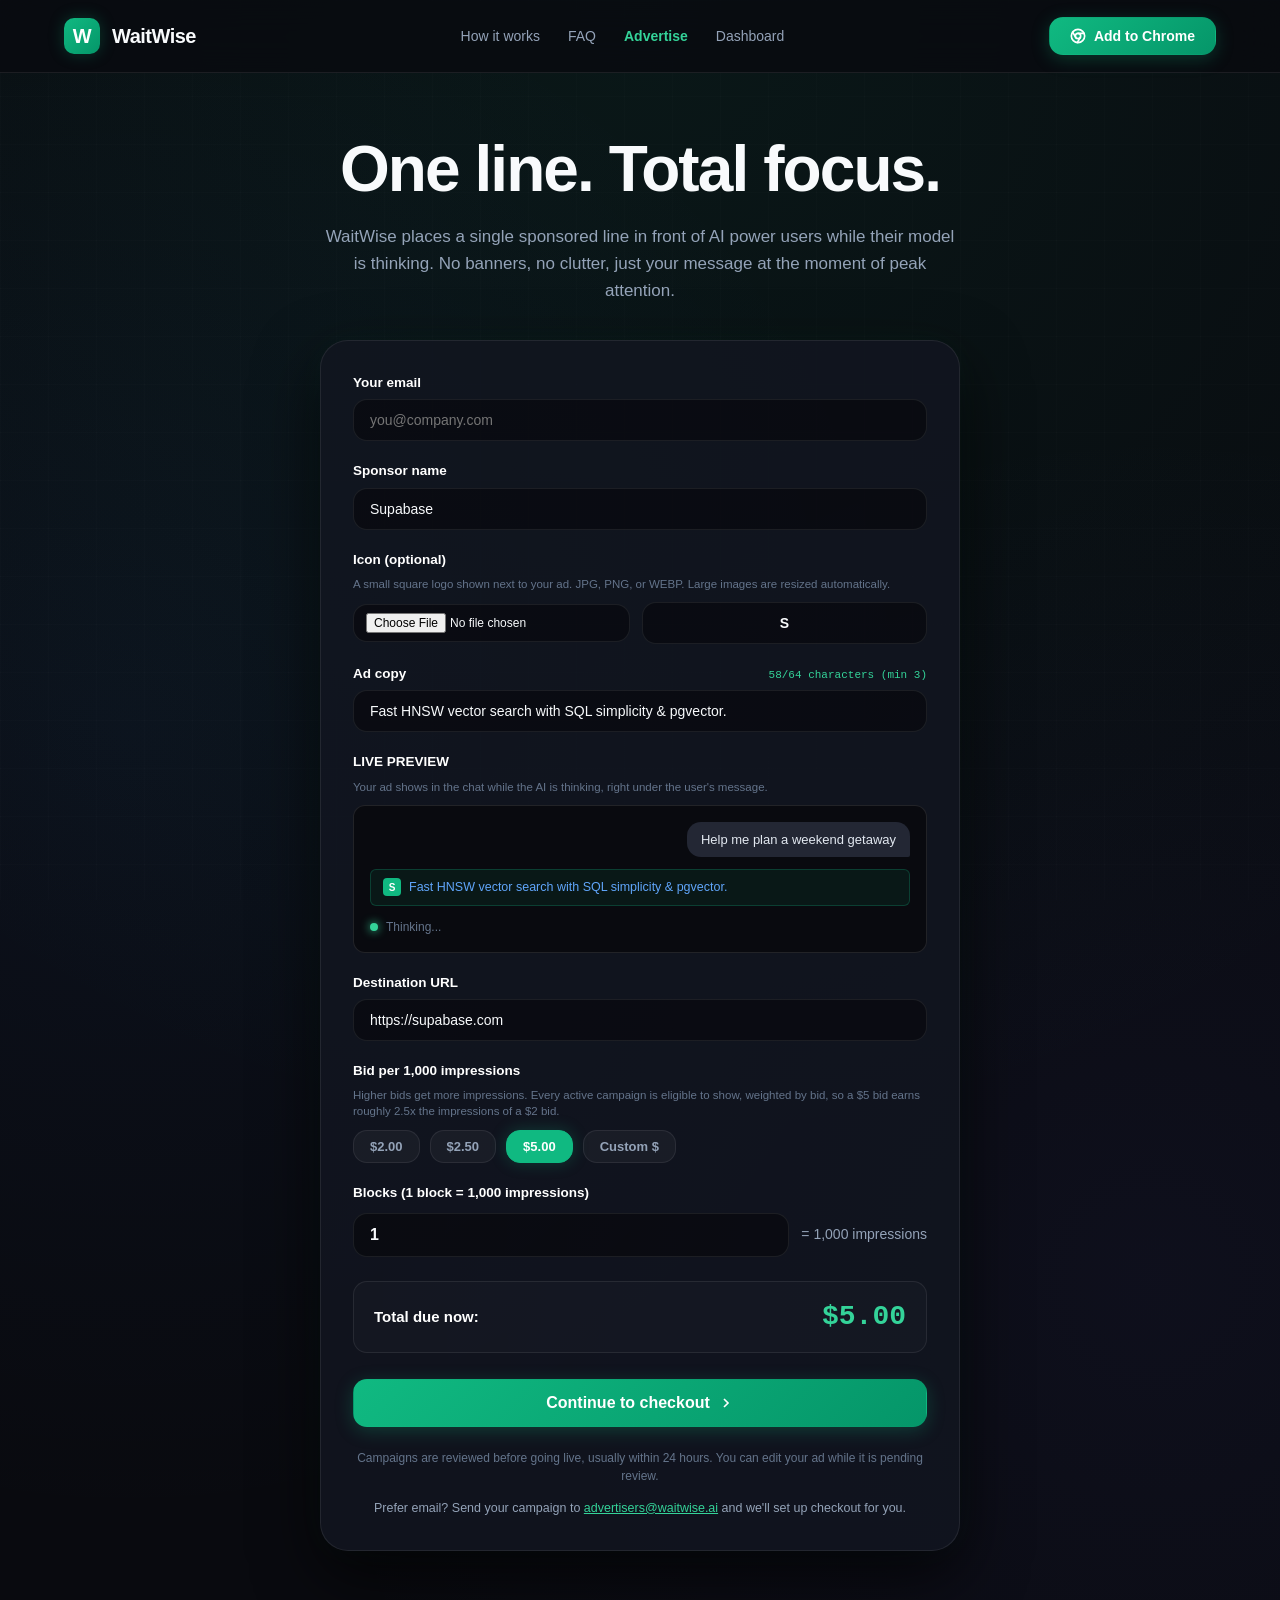
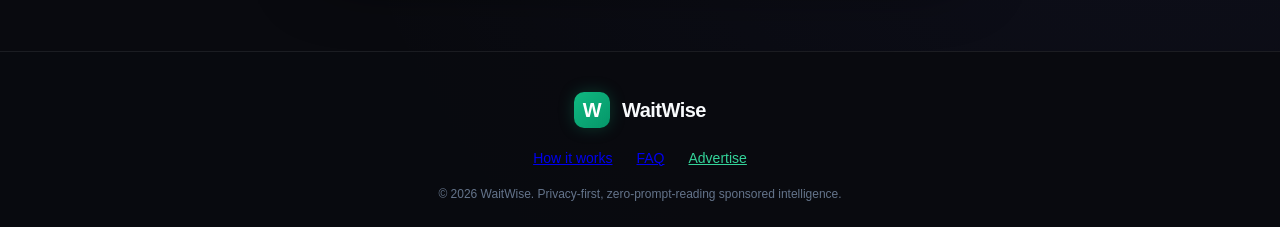
<file: advertise.html>
<!DOCTYPE html>
<html lang="en">
<head>
  <meta charset="UTF-8">
  <meta name="viewport" content="width=device-width, initial-scale=1.0">
  <title>Advertise on WaitWise — One line. Total focus.</title>
  <meta name="description" content="WaitWise places a single sponsored line in front of AI power users while their model is thinking. No banners, no clutter, just your message at the moment of peak attention.">
  <link rel="icon" type="image/svg+xml" href="data:image/svg+xml,<svg xmlns='http://www.w3.org/2000/svg' viewBox='0 0 100 100'><rect width='100' height='100' rx='25' fill='%2310b981'/><text x='50' y='68' font-size='50' font-weight='900' fill='white' text-anchor='middle'>W</text></svg>">
  <link rel="stylesheet" href="styles.css">
</head>
<body>
  <!-- Ambient Background Mesh -->
  <div class="bg-mesh-pattern"></div>

  <!-- Site Navigation (Only How it works, FAQ, Advertise) -->
  <header class="site-nav">
    <div class="container">
      <a href="index.html" class="brand-logo">
        <div class="logo-icon">W</div>
        <span>WaitWise</span>
      </a>

      <nav>
        <ul class="nav-links">
          <li><a href="index.html#how-it-works">How it works</a></li>
          <li><a href="index.html#faq">FAQ</a></li>
          <li><a href="advertise.html" class="nav-highlight" style="color: var(--emerald-400); font-weight: 700;">Advertise</a></li>
          <li><a href="dashboard.html">Dashboard</a></li>
        </ul>
      </nav>

      <div class="nav-actions">
        <button class="btn btn-primary btn-glow" data-open-modal="install">
          <svg width="16" height="16" viewBox="0 0 24 24" fill="none" stroke="currentColor" stroke-width="2.5" stroke-linecap="round" stroke-linejoin="round">
            <circle cx="12" cy="12" r="10"></circle>
            <circle cx="12" cy="12" r="4"></circle>
            <line x1="21.17" y1="8" x2="12" y2="8"></line>
            <line x1="3.95" y1="6.06" x2="8.54" y2="14"></line>
            <line x1="10.88" y1="21.94" x2="15.46" y2="14"></line>
          </svg>
          <span>Add to Chrome</span>
        </button>
      </div>
    </div>
  </header>

  <main>
    <!-- Centered Studio Header & Self-Serve Checkout Studio (Matching Image 5) -->
    <section class="hero-section" style="padding: 60px 0 40px;">
      <div class="container">
        <div class="hero-content" style="max-width: 800px; margin: 0 auto; text-align: center; display: flex; flex-direction: column; align-items: center;">
          <h1 class="hero-title" style="text-align: center; margin: 0 auto 16px; font-size: clamp(36px, 5.5vw, 64px); font-weight: 800; letter-spacing: -0.03em; line-height: 1.15;">
            One line. Total focus.
          </h1>

          <p class="hero-subtitle" style="text-align: center; max-width: 640px; margin: 0 auto 36px; font-size: 17px; line-height: 1.6; color: var(--text-secondary);">
            WaitWise places a single sponsored line in front of AI power users while their model is thinking. No banners, no clutter, just your message at the moment of peak attention.
          </p>
        </div>

        <!-- The Self-Serve Campaign Checkout Studio Form -->
        <form class="adv-checkout-card" id="adv-checkout-form">
          <div class="adv-field-group">
            <label class="adv-label" for="adv-email">Your email</label>
            <input type="email" id="adv-email" placeholder="you@company.com" required class="prompt-input" style="width: 100%;">
          </div>

          <div class="adv-field-group">
            <label class="adv-label" for="adv-name">Sponsor name</label>
            <input type="text" id="adv-name" placeholder="Your company or product name" value="Supabase" required class="prompt-input" style="width: 100%;">
          </div>

          <div class="adv-field-group">
            <label class="adv-label">Icon (optional)</label>
            <span class="adv-sublabel">A small square logo shown next to your ad. JPG, PNG, or WEBP. Large images are resized automatically.</span>
            <div style="display: flex; gap: 12px; align-items: center; margin-top: 4px;">
              <input type="file" id="adv-icon-file" accept="image/*" class="prompt-input" style="padding: 8px 12px; font-size: 12px; width: auto; flex: 1;">
              <input type="text" id="adv-icon-letter" maxlength="2" value="S" placeholder="S" class="prompt-input" style="width: 60px; text-align: center; font-weight: 800;" title="Or type 1-2 letters icon">
            </div>
          </div>

          <div class="adv-field-group">
            <div style="display: flex; justify-content: space-between; align-items: baseline;">
              <label class="adv-label" for="adv-copy">Ad copy</label>
              <span id="adv-char-count" style="font-size: 11px; font-family: var(--font-mono); color: var(--emerald-400);">58/64 characters (min 3)</span>
            </div>
            <input type="text" id="adv-copy" maxlength="64" value="Fast HNSW vector search with SQL simplicity & pgvector." placeholder="One line. Make it count." required class="prompt-input" style="width: 100%;">
          </div>

          <!-- LIVE PREVIEW CONTAINER (Matching Image 5) -->
          <div class="adv-field-group">
            <label class="adv-label">LIVE PREVIEW</label>
            <span class="adv-sublabel">Your ad shows in the chat while the AI is thinking, right under the user's message.</span>
            <div class="adv-preview-container">
              <div class="adv-preview-user">
                <div class="adv-preview-user-bubble">
                  Help me plan a weekend getaway
                </div>
              </div>
              <div class="adv-preview-ad-row">
                <span class="adv-preview-icon" id="adv-preview-icon">S</span>
                <span class="adv-preview-text" id="adv-preview-text">Fast HNSW vector search with SQL simplicity & pgvector.</span>
              </div>
              <div class="adv-preview-thinking">
                <span class="pulse-dot"></span>
                <span>Thinking...</span>
              </div>
            </div>
          </div>

          <div class="adv-field-group">
            <label class="adv-label" for="adv-url">Destination URL</label>
            <input type="url" id="adv-url" value="https://supabase.com" placeholder="https://yoursite.com" required class="prompt-input" style="width: 100%;">
          </div>

          <div class="adv-field-group">
            <label class="adv-label">Bid per 1,000 impressions</label>
            <span class="adv-sublabel">Higher bids get more impressions. Every active campaign is eligible to show, weighted by bid, so a $5 bid earns roughly 2.5x the impressions of a $2 bid.</span>
            <div class="adv-bid-pills" id="adv-bid-group">
              <button type="button" class="adv-bid-btn" data-cpm="2.00">$2.00</button>
              <button type="button" class="adv-bid-btn" data-cpm="2.50">$2.50</button>
              <button type="button" class="adv-bid-btn selected" data-cpm="5.00">$5.00</button>
              <button type="button" class="adv-bid-btn" data-cpm="custom">Custom $</button>
              <input type="number" id="adv-custom-cpm-input" min="1" max="50" step="0.5" placeholder="$" class="prompt-input" style="display: none; width: 90px; padding: 6px 10px; font-size: 13px;">
            </div>
          </div>

          <div class="adv-field-group">
            <label class="adv-label" for="adv-blocks">Blocks (1 block = 1,000 impressions)</label>
            <div style="display: flex; align-items: center; gap: 12px; margin-top: 4px;">
              <input type="number" id="adv-blocks" min="1" max="1000" value="1" class="prompt-input" style="width: 110px; font-weight: 700; font-size: 16px;">
              <span id="adv-block-label" style="font-size: 14px; color: var(--text-secondary);">= 1,000 impressions</span>
            </div>
          </div>

          <!-- Total Due Box -->
          <div class="adv-total-box">
            <span style="font-size: 15px; font-weight: 600; color: #fff;">Total due now:</span>
            <strong id="adv-total-price" style="font-size: 28px; font-weight: 900; color: var(--emerald-400); font-family: var(--font-mono);">$5.00</strong>
          </div>

          <button type="submit" class="btn btn-primary btn-lg btn-glow" id="adv-submit-btn" style="width: 100%; justify-content: center; margin-top: 6px;">
            <span>Continue to checkout</span>
            <svg width="16" height="16" viewBox="0 0 24 24" fill="none" stroke="currentColor" stroke-width="2.5"><polyline points="9 18 15 12 9 6"></polyline></svg>
          </button>

          <p style="font-size: 12px; color: var(--text-muted); text-align: center; margin-top: 2px; margin-bottom: 0;">
            Campaigns are reviewed before going live, usually within 24 hours. You can edit your ad while it is pending review.
          </p>

          <p style="font-size: 12.5px; color: var(--text-secondary); text-align: center; margin-top: -6px; margin-bottom: 0;">
            Prefer email? Send your campaign to <a href="mailto:advertisers@waitwise.ai" style="color: var(--emerald-400); text-decoration: underline;">advertisers@waitwise.ai</a> and we'll set up checkout for you.
          </p>
        </form>
      </div>
    </section>
  </main>

  <!-- Clean Minimal Footer -->
  <footer class="site-footer" style="border-top: 1px solid var(--card-border); padding: 40px 0 24px;">
    <div class="container" style="display: flex; flex-direction: column; align-items: center; gap: 16px;">
      <a href="index.html" class="brand-logo" style="margin-bottom: 4px;">
        <div class="logo-icon">W</div>
        <span>WaitWise</span>
      </a>
      <div style="display: flex; gap: 24px; font-size: 14px; color: var(--text-secondary);">
        <a href="index.html#how-it-works">How it works</a>
        <a href="index.html#faq">FAQ</a>
        <a href="advertise.html" style="color: var(--emerald-400);">Advertise</a>
      </div>
      <p style="font-size: 12px; color: var(--text-muted); margin: 0;">
        © 2026 WaitWise. Privacy-first, zero-prompt-reading sponsored intelligence.
      </p>
    </div>
  </footer>

  <!-- Checkout Success / Review Modal -->
  <div class="modal-backdrop" id="modal-checkout-success">
    <div class="modal-content" style="max-width: 500px; text-align: center;">
      <button class="modal-close-btn" data-close-modal="checkout-success">×</button>
      <div style="width: 52px; height: 52px; border-radius: 50%; background: rgba(16,185,129,0.15); display: flex; align-items: center; justify-content: center; margin: 0 auto 16px; color: var(--emerald-400);">
        <svg width="28" height="28" viewBox="0 0 24 24" fill="none" stroke="currentColor" stroke-width="2.5"><polyline points="20 6 9 17 4 12"></polyline></svg>
      </div>
      <h3 style="font-size: 22px; margin-bottom: 8px;">Ready for Checkout</h3>
      <p style="color: var(--text-secondary); font-size: 14px; margin-bottom: 20px;">
        Your campaign order has been prepared. Review your order details below:
      </p>
      <div style="background: rgba(255,255,255,0.03); border: 1px solid var(--card-border); border-radius: 12px; padding: 16px; text-align: left; font-size: 13px; display: flex; flex-direction: column; gap: 8px; margin-bottom: 20px;">
        <div style="display: flex; justify-content: space-between;"><span style="color: var(--text-secondary);">Advertiser:</span><strong id="modal-rev-email">-</strong></div>
        <div style="display: flex; justify-content: space-between;"><span style="color: var(--text-secondary);">Sponsor:</span><strong id="modal-rev-name">-</strong></div>
        <div style="display: flex; justify-content: space-between;"><span style="color: var(--text-secondary);">Impressions:</span><strong id="modal-rev-impr">-</strong></div>
        <div style="display: flex; justify-content: space-between; border-top: 1px solid var(--card-border); padding-top: 8px;"><span style="font-weight: 700; color: #fff;">Total Due Now:</span><strong id="modal-rev-total" style="color: var(--emerald-400); font-size: 16px;">$5.00</strong></div>
      </div>
      <button class="btn btn-primary btn-lg btn-glow" style="width: 100%; justify-content: center;" onclick="alert('Demo Mode: Redirecting to Stripe / Whop Payment Gateway...');">
        <span>Proceed to Whop Payment &rarr;</span>
      </button>
    </div>
  </div>

  <!-- Install Modal -->
  <div class="modal-backdrop" id="modal-install">
    <div class="modal-content" style="max-width: 520px;">
      <button class="modal-close-btn" data-close-modal="install">×</button>
      <div style="text-align: center; margin-bottom: 20px;">
        <div class="logo-icon" style="width: 48px; height: 48px; margin: 0 auto 12px; font-size: 24px;">W</div>
        <h3 style="font-size: 22px; margin-bottom: 8px;">Install WaitWise Extension</h3>
        <p style="color: var(--text-secondary); font-size: 14px;">
          Available for Google Chrome, Brave, Arc, Edge, and all Chromium browsers.
        </p>
      </div>
      <div style="display: flex; flex-direction: column; gap: 12px; margin-bottom: 20px;">
        <div style="display: flex; gap: 12px; align-items: center; background: rgba(255,255,255,0.03); border: 1px solid var(--card-border); padding: 12px 16px; border-radius: 10px;">
          <span style="font-size: 18px;">1️⃣</span>
          <span style="font-size: 13.5px;">Click <strong>Load Unpacked</strong> in <code>chrome://extensions</code></span>
        </div>
        <div style="display: flex; gap: 12px; align-items: center; background: rgba(255,255,255,0.03); border: 1px solid var(--card-border); padding: 12px 16px; border-radius: 10px;">
          <span style="font-size: 18px;">2️⃣</span>
          <span style="font-size: 13.5px;">Select the built <code>dist/</code> folder in this project</span>
        </div>
        <div style="display: flex; gap: 12px; align-items: center; background: rgba(255,255,255,0.03); border: 1px solid var(--card-border); padding: 12px 16px; border-radius: 10px;">
          <span style="font-size: 18px;">3️⃣</span>
          <span style="font-size: 13.5px;">Open ChatGPT, Claude, or Gemini and earn as AI generates!</span>
        </div>
      </div>
      <button class="btn btn-primary btn-lg btn-glow" style="width: 100%; justify-content: center;" onclick="window.open('https://chromewebstore.google.com', '_blank');">
        <span>Open Chrome Web Store Page</span>
      </button>
    </div>
  </div>

  <script src="app.js"></script>
</body>
</html>
</file>
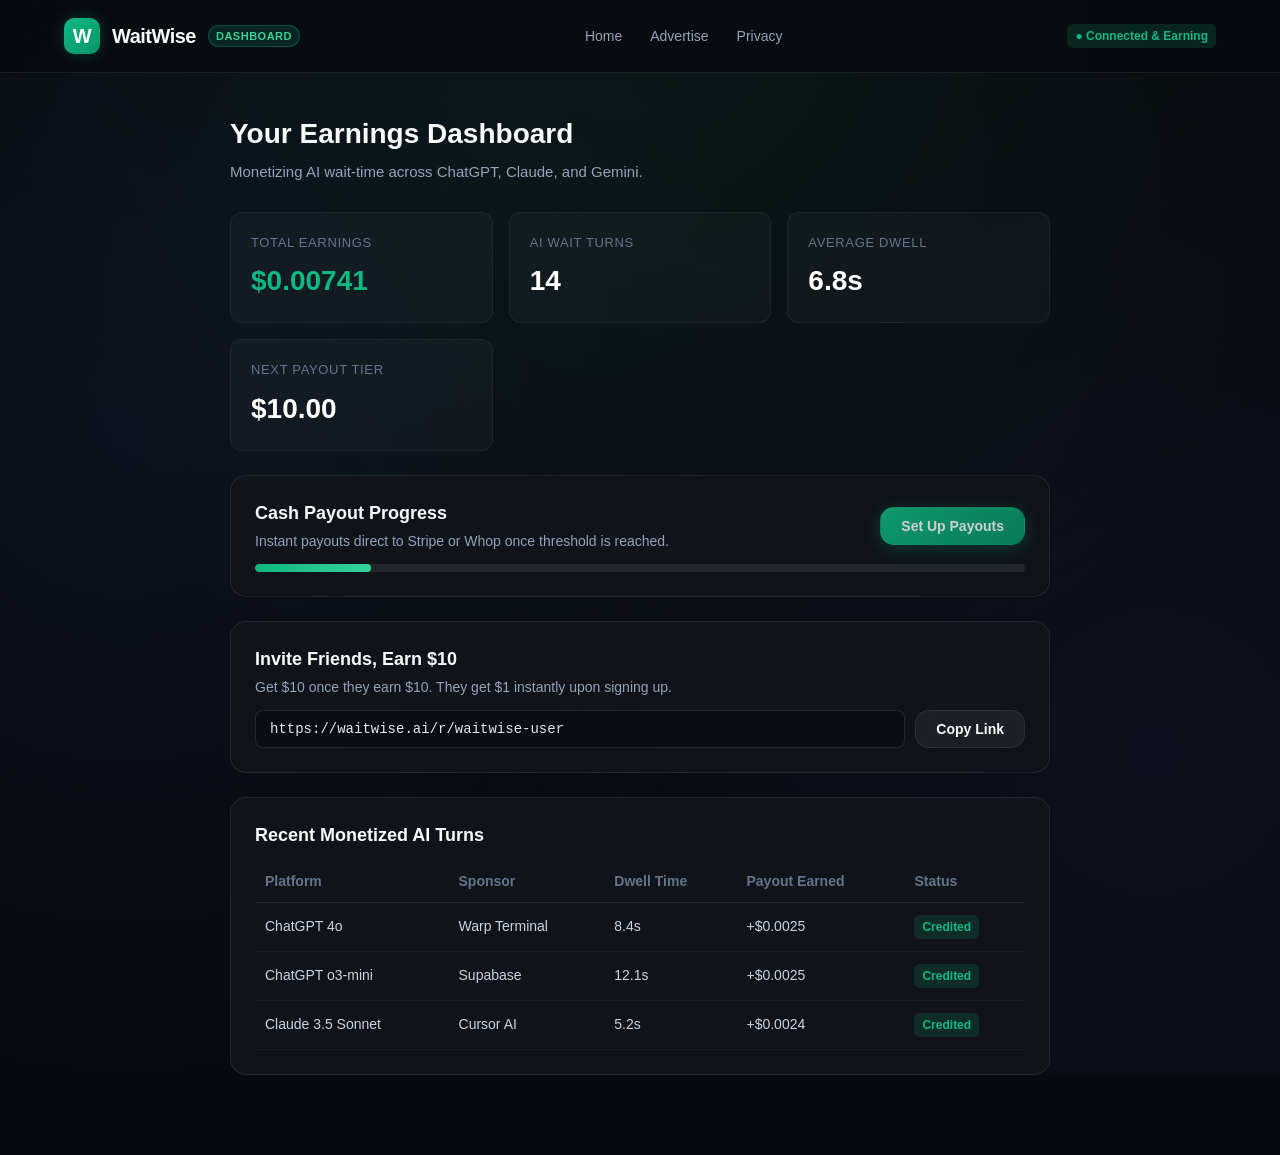
<file: dashboard.html>
<!DOCTYPE html>
<html lang="en">
<head>
  <meta charset="UTF-8">
  <meta name="viewport" content="width=device-width, initial-scale=1.0">
  <title>WaitWise Dashboard — Earnings & Account</title>
  <meta name="description" content="View your WaitWise earnings, payout status, and referral rewards.">
  <link rel="icon" type="image/svg+xml" href="data:image/svg+xml,<svg xmlns='http://www.w3.org/2000/svg' viewBox='0 0 100 100'><rect width='100' height='100' rx='25' fill='%2310b981'/><text x='50' y='68' font-size='50' font-weight='900' fill='white' text-anchor='middle'>W</text></svg>">
  <link rel="stylesheet" href="styles.css">
  <style>
    .dash-container {
      max-width: 860px;
      margin: 40px auto 80px;
      padding: 0 20px;
    }
    .dash-card {
      background: rgba(18, 22, 28, 0.85);
      border: 1px solid rgba(255, 255, 255, 0.08);
      border-radius: 16px;
      padding: 24px;
      margin-bottom: 24px;
      backdrop-filter: blur(12px);
    }
    .dash-header {
      display: flex;
      justify-content: space-between;
      align-items: center;
      margin-bottom: 28px;
    }
    .dash-grid {
      display: grid;
      grid-template-columns: repeat(auto-fit, minmax(200px, 1fr));
      gap: 16px;
      margin-bottom: 24px;
    }
    .stat-box {
      background: rgba(255, 255, 255, 0.03);
      border: 1px solid rgba(255, 255, 255, 0.05);
      border-radius: 12px;
      padding: 20px;
    }
    .stat-label {
      font-size: 13px;
      color: var(--text-muted, #94a3b8);
      text-transform: uppercase;
      letter-spacing: 0.05em;
      margin-bottom: 8px;
    }
    .stat-val {
      font-size: 28px;
      font-weight: 800;
      color: #fff;
    }
    .stat-val.highlight {
      color: #10b981;
    }
    .progress-bar-bg {
      width: 100%;
      height: 8px;
      background: rgba(255, 255, 255, 0.08);
      border-radius: 999px;
      overflow: hidden;
      margin-top: 12px;
    }
    .progress-bar-fill {
      height: 100%;
      background: linear-gradient(90deg, #10b981, #34d399);
      width: 15%;
      border-radius: 999px;
    }
    .ref-box {
      display: flex;
      gap: 10px;
      margin-top: 12px;
    }
    .ref-input {
      flex: 1;
      background: rgba(0, 0, 0, 0.3);
      border: 1px solid rgba(255, 255, 255, 0.1);
      padding: 10px 14px;
      border-radius: 8px;
      color: #e2e8f0;
      font-family: monospace;
      font-size: 14px;
    }
    .activity-table {
      width: 100%;
      border-collapse: collapse;
      margin-top: 12px;
      font-size: 14px;
    }
    .activity-table th {
      text-align: left;
      padding: 10px;
      color: var(--text-muted, #94a3b8);
      border-bottom: 1px solid rgba(255, 255, 255, 0.08);
    }
    .activity-table td {
      padding: 12px 10px;
      border-bottom: 1px solid rgba(255, 255, 255, 0.04);
      color: #cbd5e1;
    }
    .badge {
      display: inline-block;
      padding: 3px 8px;
      border-radius: 6px;
      font-size: 12px;
      font-weight: 600;
    }
    .badge-success { background: rgba(16, 185, 129, 0.15); color: #10b981; }
    .badge-purple { background: rgba(168, 85, 247, 0.15); color: #c084fc; }
  </style>
</head>
<body>
  <!-- Navigation -->
  <header class="site-nav">
    <div class="container">
      <a href="index.html" class="brand-logo">
        <div class="logo-icon">W</div>
        <span>WaitWise</span>
        <span class="brand-tag">Dashboard</span>
      </a>

      <nav>
        <ul class="nav-links">
          <li><a href="index.html">Home</a></li>
          <li><a href="advertise.html">Advertise</a></li>
          <li><a href="privacy.html">Privacy</a></li>
        </ul>
      </nav>

      <div class="nav-actions">
        <span class="badge badge-success">● Connected & Earning</span>
      </div>
    </div>
  </header>

  <main class="dash-container">
    <div class="dash-header">
      <div>
        <h1 style="font-size: 28px; font-weight: 800; margin-bottom: 6px;">Your Earnings Dashboard</h1>
        <p style="color: #94a3b8; font-size: 15px;">Monetizing AI wait-time across ChatGPT, Claude, and Gemini.</p>
      </div>
    </div>

    <!-- Stats Grid -->
    <div class="dash-grid">
      <div class="stat-box">
        <div class="stat-label">Total Earnings</div>
        <div class="stat-val highlight" id="earnings-val">$0.00741</div>
      </div>
      <div class="stat-box">
        <div class="stat-label">AI Wait Turns</div>
        <div class="stat-val">14</div>
      </div>
      <div class="stat-box">
        <div class="stat-label">Average Dwell</div>
        <div class="stat-val">6.8s</div>
      </div>
      <div class="stat-box">
        <div class="stat-label">Next Payout Tier</div>
        <div class="stat-val">$10.00</div>
      </div>
    </div>

    <!-- Payout Card -->
    <div class="dash-card">
      <div style="display: flex; justify-content: space-between; align-items: center;">
        <div>
          <h2 style="font-size: 18px; font-weight: 700; margin-bottom: 4px;">Cash Payout Progress</h2>
          <p style="color: #94a3b8; font-size: 14px;">Instant payouts direct to Stripe or Whop once threshold is reached.</p>
        </div>
        <button class="btn btn-primary" style="opacity: 0.8;" title="Minimum payout is $10.00">Set Up Payouts</button>
      </div>
      <div class="progress-bar-bg">
        <div class="progress-bar-fill"></div>
      </div>
    </div>

    <!-- Referral Card -->
    <div class="dash-card">
      <h2 style="font-size: 18px; font-weight: 700; margin-bottom: 4px;">Invite Friends, Earn $10</h2>
      <p style="color: #94a3b8; font-size: 14px;">Get $10 once they earn $10. They get $1 instantly upon signing up.</p>
      <div class="ref-box">
        <input type="text" class="ref-input" value="https://waitwise.ai/r/waitwise-user" readonly id="ref-link">
        <button class="btn btn-secondary" onclick="navigator.clipboard.writeText(document.getElementById('ref-link').value); alert('Referral link copied!');">Copy Link</button>
      </div>
    </div>

    <!-- Recent Turns Table -->
    <div class="dash-card">
      <h2 style="font-size: 18px; font-weight: 700; margin-bottom: 4px;">Recent Monetized AI Turns</h2>
      <table class="activity-table">
        <thead>
          <tr>
            <th>Platform</th>
            <th>Sponsor</th>
            <th>Dwell Time</th>
            <th>Payout Earned</th>
            <th>Status</th>
          </tr>
        </thead>
        <tbody>
          <tr>
            <td>ChatGPT 4o</td>
            <td>Warp Terminal</td>
            <td>8.4s</td>
            <td>+$0.0025</td>
            <td><span class="badge badge-success">Credited</span></td>
          </tr>
          <tr>
            <td>ChatGPT o3-mini</td>
            <td>Supabase</td>
            <td>12.1s</td>
            <td>+$0.0025</td>
            <td><span class="badge badge-success">Credited</span></td>
          </tr>
          <tr>
            <td>Claude 3.5 Sonnet</td>
            <td>Cursor AI</td>
            <td>5.2s</td>
            <td>+$0.0024</td>
            <td><span class="badge badge-success">Credited</span></td>
          </tr>
        </tbody>
      </table>
    </div>
  </main>
</body>
</html>
</file>
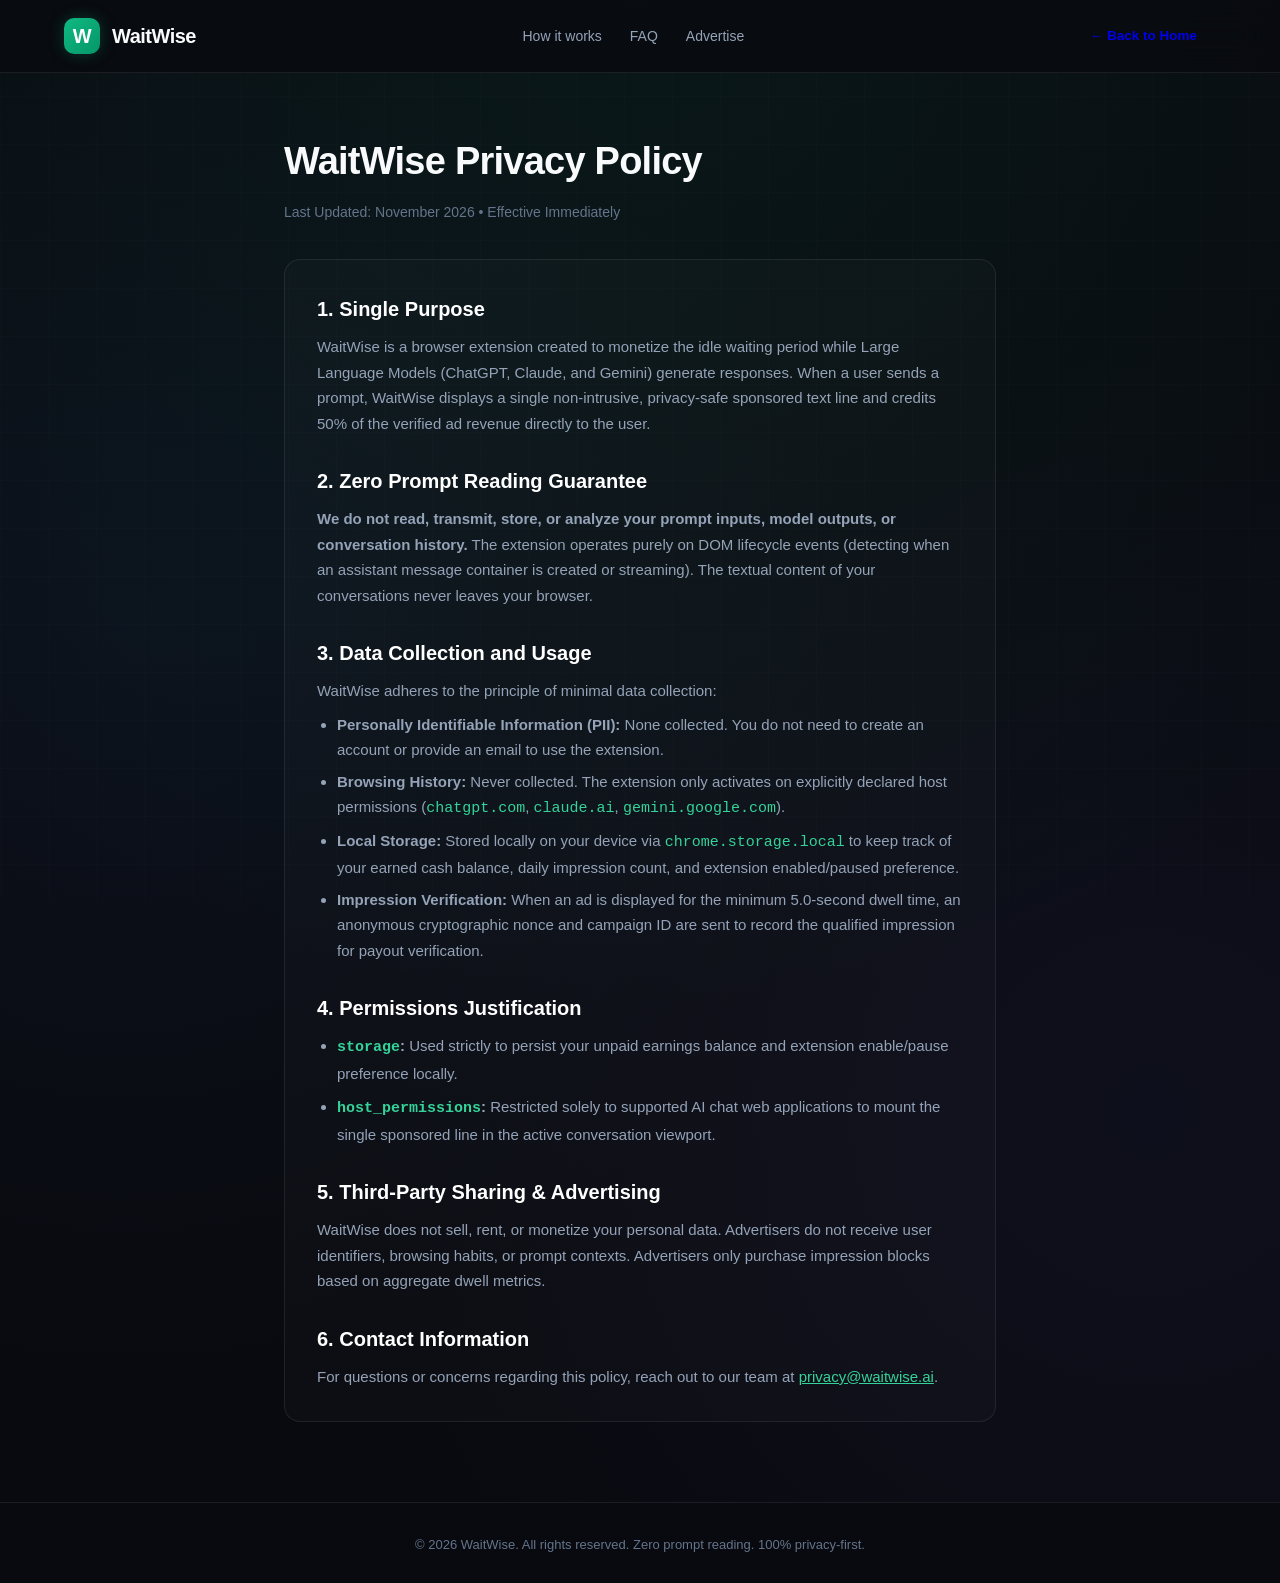
<file: privacy.html>
<!DOCTYPE html>
<html lang="en">
<head>
  <meta charset="UTF-8">
  <meta name="viewport" content="width=device-width, initial-scale=1.0">
  <title>Privacy Policy — WaitWise</title>
  <meta name="description" content="WaitWise Privacy Policy. 100% privacy-first: Zero prompt reading, zero response reading, zero tracking cookies.">
  <link rel="icon" type="image/svg+xml" href="data:image/svg+xml,<svg xmlns='http://www.w3.org/2000/svg' viewBox='0 0 100 100'><rect width='100' height='100' rx='25' fill='%2310b981'/><text x='50' y='68' font-size='50' font-weight='900' fill='white' text-anchor='middle'>W</text></svg>">
  <link rel="stylesheet" href="styles.css">
</head>
<body>
  <div class="bg-mesh-pattern"></div>

  <header class="site-nav">
    <div class="container">
      <a href="index.html" class="brand-logo">
        <div class="logo-icon">W</div>
        <span>WaitWise</span>
      </a>
      <nav>
        <ul class="nav-links">
          <li><a href="index.html#how-it-works">How it works</a></li>
          <li><a href="index.html#faq">FAQ</a></li>
          <li><a href="advertise.html">Advertise</a></li>
        </ul>
      </nav>
      <div class="nav-actions">
        <a href="index.html" class="btn btn-outline" style="border-radius: 9999px; padding: 8px 18px; font-size: 13.5px;">
          &larr; Back to Home
        </a>
      </div>
    </div>
  </header>

  <main style="padding: 60px 0 80px;">
    <div class="container" style="max-width: 760px; margin: 0 auto;">
      <h1 style="font-size: 38px; font-weight: 800; margin-bottom: 12px; letter-spacing: -0.02em;">
        WaitWise Privacy Policy
      </h1>
      <p style="color: var(--text-muted); font-size: 14px; margin-bottom: 36px;">
        Last Updated: November 2026 • Effective Immediately
      </p>

      <div style="background: rgba(255,255,255,0.02); border: 1px solid var(--card-border); border-radius: 16px; padding: 32px; display: flex; flex-direction: column; gap: 28px; line-height: 1.7; font-size: 15px; color: var(--text-secondary);">

        <section>
          <h2 style="font-size: 20px; font-weight: 700; color: #fff; margin-bottom: 8px;">1. Single Purpose</h2>
          <p>
            WaitWise is a browser extension created to monetize the idle waiting period while Large Language Models (ChatGPT, Claude, and Gemini) generate responses. When a user sends a prompt, WaitWise displays a single non-intrusive, privacy-safe sponsored text line and credits 50% of the verified ad revenue directly to the user.
          </p>
        </section>

        <section>
          <h2 style="font-size: 20px; font-weight: 700; color: #fff; margin-bottom: 8px;">2. Zero Prompt Reading Guarantee</h2>
          <p>
            <strong>We do not read, transmit, store, or analyze your prompt inputs, model outputs, or conversation history.</strong> The extension operates purely on DOM lifecycle events (detecting when an assistant message container is created or streaming). The textual content of your conversations never leaves your browser.
          </p>
        </section>

        <section>
          <h2 style="font-size: 20px; font-weight: 700; color: #fff; margin-bottom: 8px;">3. Data Collection and Usage</h2>
          <p>WaitWise adheres to the principle of minimal data collection:</p>
          <ul style="padding-left: 20px; margin-top: 8px; display: flex; flex-direction: column; gap: 6px;">
            <li><strong>Personally Identifiable Information (PII):</strong> None collected. You do not need to create an account or provide an email to use the extension.</li>
            <li><strong>Browsing History:</strong> Never collected. The extension only activates on explicitly declared host permissions (<code style="color: var(--emerald-400);">chatgpt.com</code>, <code style="color: var(--emerald-400);">claude.ai</code>, <code style="color: var(--emerald-400);">gemini.google.com</code>).</li>
            <li><strong>Local Storage:</strong> Stored locally on your device via <code style="color: var(--emerald-400);">chrome.storage.local</code> to keep track of your earned cash balance, daily impression count, and extension enabled/paused preference.</li>
            <li><strong>Impression Verification:</strong> When an ad is displayed for the minimum 5.0-second dwell time, an anonymous cryptographic nonce and campaign ID are sent to record the qualified impression for payout verification.</li>
          </ul>
        </section>

        <section>
          <h2 style="font-size: 20px; font-weight: 700; color: #fff; margin-bottom: 8px;">4. Permissions Justification</h2>
          <ul style="padding-left: 20px; display: flex; flex-direction: column; gap: 8px;">
            <li><strong><code style="color: var(--emerald-400);">storage</code>:</strong> Used strictly to persist your unpaid earnings balance and extension enable/pause preference locally.</li>
            <li><strong><code style="color: var(--emerald-400);">host_permissions</code>:</strong> Restricted solely to supported AI chat web applications to mount the single sponsored line in the active conversation viewport.</li>
          </ul>
        </section>

        <section>
          <h2 style="font-size: 20px; font-weight: 700; color: #fff; margin-bottom: 8px;">5. Third-Party Sharing & Advertising</h2>
          <p>
            WaitWise does not sell, rent, or monetize your personal data. Advertisers do not receive user identifiers, browsing habits, or prompt contexts. Advertisers only purchase impression blocks based on aggregate dwell metrics.
          </p>
        </section>

        <section>
          <h2 style="font-size: 20px; font-weight: 700; color: #fff; margin-bottom: 8px;">6. Contact Information</h2>
          <p>
            For questions or concerns regarding this policy, reach out to our team at <a href="mailto:privacy@waitwise.ai" style="color: var(--emerald-400); text-decoration: underline;">privacy@waitwise.ai</a>.
          </p>
        </section>

      </div>
    </div>
  </main>

  <footer class="site-footer" style="border-top: 1px solid var(--card-border); padding: 32px 0;">
    <div class="container" style="text-align: center; font-size: 13px; color: var(--text-muted);">
      © 2026 WaitWise. All rights reserved. Zero prompt reading. 100% privacy-first.
    </div>
  </footer>
</body>
</html>
</file>
<file: styles.css>
/* ===================================================================
   WAITWISE - OFFICIAL WEBSITE STYLES
   Design: Modern Obsidian Dark Glassmorphism, Emerald Glow, Responsive
   =================================================================== */

:root {
  --bg-primary: #090a0f;
  --bg-secondary: #0f121a;
  --bg-tertiary: #161b26;
  --card-bg: rgba(22, 27, 38, 0.7);
  --card-border: rgba(255, 255, 255, 0.08);
  --card-border-hover: rgba(16, 185, 129, 0.35);

  --emerald-500: #10b981;
  --emerald-400: #34d399;
  --emerald-600: #059669;
  --emerald-glow: rgba(16, 185, 129, 0.25);

  --blue-500: #3b82f6;
  --blue-400: #60a5fa;
  --indigo-500: #6366f1;

  --text-primary: #f8fafc;
  --text-secondary: #94a3b8;
  --text-muted: #64748b;
  --text-highlight: #ffffff;

  --radius-sm: 8px;
  --radius-md: 14px;
  --radius-lg: 20px;
  --radius-xl: 28px;
  --radius-full: 9999px;

  --font-sans: -apple-system, BlinkMacSystemFont, "Segoe UI", Roboto, "Google Sans", Inter, Helvetica, Arial, sans-serif;
  --font-mono: ui-monospace, SFMono-Regular, Menlo, Monaco, Consolas, "Liberation Mono", "Courier New", monospace;

  --transition-fast: 0.18s cubic-bezier(0.16, 1, 0.3, 1);
  --transition-smooth: 0.28s cubic-bezier(0.16, 1, 0.3, 1);
}

*, *::before, *::after {
  box-sizing: border-box;
  margin: 0;
  padding: 0;
}

html {
  font-family: var(--font-sans);
  background-color: var(--bg-primary);
  color: var(--text-primary);
  line-height: 1.5;
  scroll-behavior: smooth;
  -webkit-font-smoothing: antialiased;
}

body {
  overflow-x: hidden;
  position: relative;
  min-height: 100vh;
  background: radial-gradient(circle at 50% 0%, rgba(16, 185, 129, 0.08) 0%, transparent 60%),
              radial-gradient(circle at 10% 40%, rgba(59, 130, 246, 0.06) 0%, transparent 50%),
              radial-gradient(circle at 90% 70%, rgba(99, 102, 241, 0.06) 0%, transparent 50%),
              var(--bg-primary);
}

/* Background grid mesh */
.bg-mesh-pattern {
  position: fixed;
  top: 0;
  left: 0;
  width: 100%;
  height: 100%;
  pointer-events: none;
  background-image: 
    linear-gradient(rgba(255, 255, 255, 0.02) 1px, transparent 1px),
    linear-gradient(90deg, rgba(255, 255, 255, 0.02) 1px, transparent 1px);
  background-size: 48px 48px;
  z-index: 0;
  opacity: 0.7;
}

.container {
  width: 100%;
  max-width: 1200px;
  margin: 0 auto;
  padding: 0 24px;
  position: relative;
  z-index: 1;
}

/* ===================================================================
   NAVIGATION BAR
   =================================================================== */

.site-nav {
  position: sticky;
  top: 0;
  width: 100%;
  z-index: 100;
  backdrop-filter: blur(18px);
  -webkit-backdrop-filter: blur(18px);
  background: rgba(9, 10, 15, 0.75);
  border-bottom: 1px solid var(--card-border);
  transition: var(--transition-smooth);
}

.site-nav .container {
  display: flex;
  align-items: center;
  justify-content: space-between;
  height: 72px;
}

.brand-logo {
  display: flex;
  align-items: center;
  gap: 12px;
  text-decoration: none;
  color: var(--text-primary);
  font-weight: 700;
  font-size: 20px;
  letter-spacing: -0.5px;
}

.logo-icon {
  width: 36px;
  height: 36px;
  border-radius: 10px;
  background: linear-gradient(135deg, var(--emerald-500), var(--emerald-600));
  display: flex;
  align-items: center;
  justify-content: center;
  color: #fff;
  font-weight: 800;
  font-size: 20px;
  box-shadow: 0 0 16px var(--emerald-glow);
  position: relative;
  overflow: hidden;
}

.logo-icon::after {
  content: '';
  position: absolute;
  top: 0;
  left: -100%;
  width: 100%;
  height: 100%;
  background: linear-gradient(90deg, transparent, rgba(255, 255, 255, 0.25), transparent);
  animation: shine 4s infinite;
}

@keyframes shine {
  to { left: 100%; }
}

.brand-tag {
  font-size: 11px;
  background: rgba(16, 185, 129, 0.15);
  color: var(--emerald-400);
  border: 1px solid rgba(16, 185, 129, 0.3);
  padding: 2px 7px;
  border-radius: var(--radius-full);
  font-weight: 600;
  text-transform: uppercase;
  letter-spacing: 0.5px;
}

.nav-links {
  display: flex;
  align-items: center;
  gap: 28px;
  list-style: none;
}

.nav-links a {
  text-decoration: none;
  color: var(--text-secondary);
  font-size: 14px;
  font-weight: 500;
  transition: var(--transition-fast);
}

.nav-links a:hover {
  color: var(--text-primary);
}

.nav-actions {
  display: flex;
  align-items: center;
  gap: 14px;
}

/* ===================================================================
   BUTTONS
   =================================================================== */

.btn {
  display: inline-flex;
  align-items: center;
  justify-content: center;
  gap: 8px;
  padding: 10px 20px;
  border-radius: var(--radius-md);
  font-size: 14px;
  font-weight: 600;
  text-decoration: none;
  cursor: pointer;
  border: 1px solid transparent;
  transition: var(--transition-smooth);
  user-select: none;
  white-space: nowrap;
}

.btn-primary {
  background: linear-gradient(135deg, var(--emerald-500), var(--emerald-600));
  color: #ffffff;
  box-shadow: 0 4px 18px var(--emerald-glow);
}

.btn-primary:hover {
  background: linear-gradient(135deg, #18c78f, #07a672);
  box-shadow: 0 6px 24px rgba(16, 185, 129, 0.45);
  transform: translateY(-1px);
}

.btn-primary:active {
  transform: translateY(0);
}

.btn-secondary {
  background: rgba(255, 255, 255, 0.05);
  color: var(--text-primary);
  border-color: var(--card-border);
  backdrop-filter: blur(10px);
}

.btn-secondary:hover {
  background: rgba(255, 255, 255, 0.09);
  border-color: rgba(255, 255, 255, 0.18);
  color: #ffffff;
  transform: translateY(-1px);
}

.btn-glow {
  position: relative;
  overflow: hidden;
}

.btn-glow::after {
  content: '';
  position: absolute;
  top: -50%;
  left: -50%;
  width: 200%;
  height: 200%;
  background: radial-gradient(circle, rgba(255, 255, 255, 0.2) 0%, transparent 60%);
  opacity: 0;
  transition: opacity 0.3s;
}

.btn-glow:hover::after {
  opacity: 1;
}

.btn-lg {
  padding: 14px 28px;
  font-size: 16px;
  border-radius: var(--radius-md);
}

/* ===================================================================
   HERO SECTION (Centered & Highly Balanced)
   =================================================================== */

html {
  scroll-behavior: smooth;
  scroll-padding-top: 84px;
}

.hero-section {
  padding: 64px 0 48px;
  text-align: center;
  position: relative;
}

.hero-content {
  max-width: 860px;
  margin: 0 auto;
  display: flex;
  flex-direction: column;
  align-items: center;
  text-align: center;
}

.hero-pill {
  display: inline-flex;
  align-items: center;
  gap: 10px;
  padding: 6px 18px;
  border-radius: var(--radius-full);
  background: rgba(16, 185, 129, 0.1);
  border: 1px solid rgba(16, 185, 129, 0.25);
  color: var(--emerald-400);
  font-size: 13px;
  font-weight: 600;
  margin: 0 auto 22px;
  box-shadow: 0 0 20px rgba(16, 185, 129, 0.15);
}

.pulse-dot {
  width: 8px;
  height: 8px;
  border-radius: 50%;
  background-color: var(--emerald-400);
  box-shadow: 0 0 10px var(--emerald-400);
  animation: pulse 2s infinite;
}

@keyframes pulse {
  0%, 100% { opacity: 1; transform: scale(1); }
  50% { opacity: 0.5; transform: scale(0.85); }
}

.hero-title {
  font-size: clamp(42px, 6.5vw, 72px);
  font-weight: 900;
  letter-spacing: -2px;
  line-height: 1.06;
  margin: 0 auto 20px;
  text-align: center;
  max-width: 900px;
}

.gradient-text {
  background: linear-gradient(135deg, #ffffff 30%, var(--emerald-400) 100%);
  -webkit-background-clip: text;
  -webkit-text-fill-color: transparent;
}

.hero-subtitle {
  font-size: clamp(17px, 2vw, 20px);
  color: var(--text-secondary);
  line-height: 1.6;
  max-width: 720px;
  margin: 0 auto 34px;
  font-weight: 400;
  text-align: center;
}

.hero-cta-group {
  display: flex;
  align-items: center;
  justify-content: center;
  gap: 16px;
  flex-wrap: wrap;
  margin: 0 auto 32px;
}

.hero-meta {
  display: inline-flex;
  align-items: center;
  justify-content: center;
  gap: 20px;
  flex-wrap: wrap;
  margin: 0 auto 40px;
  padding: 10px 24px;
  background: rgba(255, 255, 255, 0.03);
  border: 1px solid var(--card-border);
  border-radius: var(--radius-full);
}

.meta-item {
  display: flex;
  align-items: center;
  gap: 8px;
  font-size: 13.5px;
  color: var(--text-secondary);
  font-weight: 500;
}

.meta-item strong {
  color: #fff;
  font-weight: 700;
}

.meta-divider {
  width: 1px;
  height: 16px;
  background: var(--card-border);
}

.hero-stats-badge-strip {
  display: inline-flex;
  align-items: center;
  justify-content: center;
  gap: 24px;
  padding: 12px 28px;
  background: rgba(255, 255, 255, 0.03);
  border: 1px solid var(--card-border);
  border-radius: var(--radius-full);
  box-shadow: 0 4px 24px rgba(0, 0, 0, 0.3);
  flex-wrap: wrap;
  margin: 0 auto 36px;
}

/* ===================================================================
   CHATWAIT-STYLE LIVE COUNTER & MOCKUP BADGES (Image 6)
   ================================================================== */

.live-counter-strip {
  display: flex;
  flex-direction: column;
  align-items: center;
  justify-content: center;
  margin: 16px auto 28px;
}

.counter-digits-container {
  display: inline-flex;
  align-items: center;
  justify-content: center;
  background: rgba(255, 255, 255, 0.04);
  border: 1px solid rgba(255, 255, 255, 0.12);
  border-radius: 14px;
  padding: 8px 24px;
  box-shadow: 0 8px 32px rgba(0, 0, 0, 0.4), inset 0 1px 0 rgba(255, 255, 255, 0.1);
}

.counter-digit-text {
  font-family: var(--font-mono);
  font-size: clamp(34px, 5.5vw, 54px);
  font-weight: 800;
  letter-spacing: 0.08em;
  color: #fff;
  text-shadow: 0 0 24px rgba(16, 185, 129, 0.35);
}

.counter-sub-caption {
  display: flex;
  align-items: center;
  gap: 8px;
  margin-top: 10px;
  font-size: 13px;
  color: var(--text-secondary);
}

.simulator-mockup-outer {
  position: relative;
  max-width: 820px;
  width: 100%;
  margin: 0 auto;
}

.floating-badge-balance {
  position: absolute;
  top: -20px;
  right: -12px;
  background: #11141d;
  border: 1px solid rgba(16, 185, 129, 0.5);
  box-shadow: 0 12px 32px rgba(0, 0, 0, 0.7), 0 0 20px rgba(16, 185, 129, 0.2);
  border-radius: 12px;
  padding: 8px 16px;
  display: flex;
  flex-direction: column;
  align-items: flex-start;
  z-index: 10;
  animation: floatUpDown 4s ease-in-out infinite;
}

.floating-badge-balance .badge-label {
  font-size: 10px;
  font-weight: 800;
  letter-spacing: 0.05em;
  color: var(--text-muted);
  text-transform: uppercase;
  display: flex;
  align-items: center;
  gap: 4px;
}

.floating-badge-balance .badge-value {
  font-size: 20px;
  font-weight: 800;
  color: var(--emerald-400);
  font-family: var(--font-mono);
}

.floating-badge-rev {
  position: absolute;
  bottom: -16px;
  right: 24px;
  background: rgba(16, 185, 129, 0.15);
  border: 1px solid var(--emerald-500);
  backdrop-filter: blur(8px);
  border-radius: 9999px;
  padding: 6px 14px;
  font-size: 12px;
  font-weight: 600;
  color: #fff;
  z-index: 10;
  box-shadow: 0 8px 24px rgba(0, 0, 0, 0.5);
}

@keyframes floatUpDown {
  0%, 100% { transform: translateY(0); }
  50% { transform: translateY(-6px); }
}

.works-where-strip {
  display: flex;
  flex-direction: column;
  align-items: center;
  gap: 12px;
  margin-top: 44px;
}

.works-label {
  font-size: 11px;
  font-weight: 800;
  letter-spacing: 0.12em;
  color: var(--text-muted);
  text-transform: uppercase;
}

.works-pills-row {
  display: flex;
  align-items: center;
  gap: 12px;
  flex-wrap: wrap;
  justify-content: center;
}

.works-pill {
  display: inline-flex;
  align-items: center;
  gap: 8px;
  background: rgba(255, 255, 255, 0.04);
  border: 1px solid var(--card-border);
  border-radius: 9999px;
  padding: 8px 18px;
  font-size: 13.5px;
  font-weight: 600;
  color: #fff;
  transition: all 0.2s ease;
}

.works-pill:hover {
  background: rgba(255, 255, 255, 0.08);
  border-color: rgba(255, 255, 255, 0.25);
}

@media (max-width: 768px) {
  .floating-badge-balance {
    top: -12px;
    right: 8px;
    padding: 6px 12px;
  }
  .floating-badge-balance .badge-value {
    font-size: 16px;
  }
  .floating-badge-rev {
    bottom: -10px;
    right: 8px;
    font-size: 11px;
  }
}

/* ===================================================================
   CHATWAIT-STYLE ADVERTISER CHECKOUT CARD (Image 1 & 2)
   ================================================================== */

.adv-checkout-card {
  max-width: 640px;
  width: 100%;
  margin: 0 auto 60px;
  background: rgba(18, 22, 32, 0.85);
  border: 1px solid var(--card-border);
  border-radius: var(--radius-xl);
  padding: 32px;
  box-shadow: 0 24px 64px rgba(0, 0, 0, 0.7), 0 0 32px rgba(16, 185, 129, 0.06);
  display: flex;
  flex-direction: column;
  gap: 20px;
  text-align: left;
}

.adv-field-group {
  display: flex;
  flex-direction: column;
  gap: 6px;
}

.adv-label {
  font-size: 13.5px;
  font-weight: 600;
  color: #fff;
}

.adv-sublabel {
  font-size: 11.5px;
  color: var(--text-muted);
  line-height: 1.4;
}

.adv-preview-container {
  background: #090a0f;
  border: 1px solid rgba(255, 255, 255, 0.1);
  border-radius: 12px;
  padding: 16px;
  margin-top: 4px;
}

.adv-preview-user {
  display: flex;
  justify-content: flex-end;
  margin-bottom: 12px;
}

.adv-preview-user-bubble {
  background: #232734;
  color: #e2e8f0;
  padding: 8px 14px;
  border-radius: 14px 14px 2px 14px;
  font-size: 13px;
  max-width: 80%;
}

.adv-preview-ad-row {
  display: flex;
  align-items: center;
  gap: 8px;
  padding: 8px 12px;
  background: rgba(16, 185, 129, 0.08);
  border: 1px solid rgba(16, 185, 129, 0.25);
  border-radius: 6px;
  margin-bottom: 12px;
}

.adv-preview-icon {
  width: 18px;
  height: 18px;
  border-radius: 4px;
  background: var(--emerald-500);
  color: #fff;
  font-size: 10px;
  font-weight: 800;
  display: inline-flex;
  align-items: center;
  justify-content: center;
  flex-shrink: 0;
}

.adv-preview-text {
  font-size: 12.5px;
  color: #60a5fa;
  font-weight: 500;
  overflow: hidden;
  text-overflow: ellipsis;
  white-space: nowrap;
}

.adv-preview-thinking {
  display: flex;
  align-items: center;
  gap: 8px;
  font-size: 12px;
  color: var(--text-muted);
}

.adv-bid-pills {
  display: flex;
  gap: 10px;
  flex-wrap: wrap;
  margin-top: 4px;
}

.adv-bid-btn {
  padding: 8px 16px;
  border-radius: var(--radius-md);
  background: rgba(255, 255, 255, 0.04);
  border: 1px solid var(--card-border);
  color: var(--text-secondary);
  font-size: 13px;
  font-weight: 600;
  cursor: pointer;
  transition: all 0.2s ease;
}

.adv-bid-btn:hover {
  background: rgba(255, 255, 255, 0.08);
  color: #fff;
}

.adv-bid-btn.selected {
  background: var(--emerald-500);
  border-color: var(--emerald-500);
  color: #fff;
  box-shadow: 0 0 16px var(--emerald-glow);
}

.adv-total-box {
  background: rgba(255, 255, 255, 0.02);
  border: 1px solid var(--card-border);
  border-radius: var(--radius-md);
  padding: 14px 20px;
  display: flex;
  align-items: center;
  justify-content: space-between;
  margin-top: 4px;
}

.hero-stat-cell {
  display: flex;
  align-items: center;
  gap: 8px;
}

.hero-stat-val {
  font-size: 18px;
  font-weight: 800;
  font-family: var(--font-mono);
}

.hero-stat-desc {
  font-size: 13.5px;
  color: var(--text-secondary);
  font-weight: 500;
}

.hero-stat-separator {
  width: 1px;
  height: 18px;
  background: var(--card-border);
}

.social-proof-strip {
  display: flex;
  align-items: center;
  justify-content: center;
  gap: 32px;
  flex-wrap: wrap;
  padding: 16px 24px;
  border-radius: var(--radius-lg);
  background: rgba(255, 255, 255, 0.02);
  border: 1px solid var(--card-border);
  max-width: 780px;
  margin: 0 auto 64px;
}

.proof-item {
  display: flex;
  align-items: center;
  gap: 8px;
  font-size: 13px;
  color: var(--text-secondary);
  font-weight: 500;
}

.proof-item strong {
  color: var(--text-primary);
  font-weight: 700;
}

.proof-item svg {
  color: var(--emerald-400);
}

/* ===================================================================
   INTERACTIVE SIMULATOR (HERO PLAYGROUND)
   =================================================================== */

/* ===================================================================
   INTERACTIVE SIMULATOR (HERO PLAYGROUND)
   Authentic ChatGPT theme, right-aligned user bubble, readable ad card,
   syntax highlighted code, and sleek composer bar
   =================================================================== */

.simulator-wrapper {
  max-width: 920px;
  margin: 0 auto 70px;
  background: #0f121a;
  border: 1px solid rgba(255, 255, 255, 0.12);
  border-radius: var(--radius-xl);
  box-shadow: 0 24px 64px rgba(0, 0, 0, 0.75), 0 0 32px rgba(16, 185, 129, 0.1);
  overflow: hidden;
  position: relative;
  text-align: left;
}

.simulator-card {
  width: 100%;
  display: flex;
  flex-direction: column;
}

.simulator-header {
  display: flex;
  align-items: center;
  justify-content: space-between;
  padding: 14px 20px;
  background: rgba(255, 255, 255, 0.03);
  border-bottom: 1px solid rgba(255, 255, 255, 0.08);
}

.window-dots {
  display: flex;
  gap: 8px;
}

.window-dots .dot {
  width: 11px;
  height: 11px;
  border-radius: 50%;
}
.window-dots .dot.red { background-color: #ef4444; }
.window-dots .dot.yellow { background-color: #f59e0b; }
.window-dots .dot.green { background-color: #10b981; }

.simulator-title {
  display: flex;
  align-items: center;
  gap: 10px;
}

.ai-badge {
  font-size: 12px;
  font-weight: 600;
  color: #fff;
  background: rgba(255, 255, 255, 0.08);
  padding: 3px 10px;
  border-radius: var(--radius-full);
}

.dwell-counter {
  font-size: 12px;
  font-family: var(--font-mono);
  color: var(--emerald-400);
  background: rgba(16, 185, 129, 0.12);
  border: 1px solid rgba(16, 185, 129, 0.3);
  padding: 3px 10px;
  border-radius: var(--radius-full);
  font-weight: 600;
}

.balance-pill {
  font-size: 13px;
  color: var(--text-secondary);
  background: rgba(255, 255, 255, 0.05);
  border: 1px solid var(--card-border);
  padding: 4px 12px;
  border-radius: var(--radius-full);
  display: flex;
  align-items: center;
  gap: 6px;
}

.balance-pill strong {
  color: var(--emerald-400);
  font-family: var(--font-mono);
  font-weight: 800;
}

/* Chat Thread */
.chat-thread {
  padding: 24px;
  max-height: 480px;
  min-height: 300px;
  overflow-y: auto;
  display: flex;
  flex-direction: column;
  gap: 16px;
  background: #090b10;
}

/* User Message Turn: Right Aligned Bubble */
.chat-turn.user-turn {
  display: flex;
  justify-content: flex-end;
  width: 100%;
}

.user-bubble {
  max-width: 78%;
  background: #2563eb;
  color: #ffffff;
  padding: 12px 18px;
  border-radius: 18px 18px 4px 18px;
  font-size: 14px;
  line-height: 1.5;
  box-shadow: 0 4px 16px rgba(37, 99, 235, 0.35);
  word-break: break-word;
}

/* WaitWise Sponsored Line in Simulator */
.ad-insertion-slot {
  width: 100%;
}

.sim-sponsored-card {
  display: flex;
  align-items: center;
  justify-content: space-between;
  gap: 12px;
  padding: 10px 16px;
  background: rgba(16, 185, 129, 0.08);
  border: 1px solid rgba(16, 185, 129, 0.3);
  border-radius: 8px;
  margin: 6px 0;
  animation: fadeInDown 0.3s ease;
  transition: all 0.25s ease;
}

.ad-badge-group {
  display: flex;
  align-items: center;
  gap: 8px;
  flex-shrink: 0;
}

.ad-logo-pill {
  width: 22px;
  height: 22px;
  border-radius: 6px;
  background: var(--emerald-500);
  color: #fff;
  font-size: 12px;
  font-weight: 900;
  display: flex;
  align-items: center;
  justify-content: center;
}

.ad-label {
  font-size: 10px;
  font-weight: 700;
  letter-spacing: 0.6px;
  text-transform: uppercase;
  background: rgba(255, 255, 255, 0.1);
  color: #94a3b8;
  padding: 2px 6px;
  border-radius: 4px;
}

.ad-text-link {
  flex: 1;
  color: #60a5fa !important;
  font-size: 13.5px;
  font-weight: 500;
  text-decoration: none;
  white-space: nowrap;
  overflow: hidden;
  text-overflow: ellipsis;
  transition: color 0.2s ease;
}

.ad-text-link:hover {
  color: #93c5fd !important;
  text-decoration: underline;
}

.ad-close-btn {
  background: transparent;
  border: none;
  color: #64748b;
  font-size: 18px;
  line-height: 1;
  cursor: pointer;
  padding: 2px 6px;
  border-radius: 4px;
  transition: all 0.2s;
  flex-shrink: 0;
}

.ad-close-btn:hover {
  color: #fff;
  background: rgba(255, 255, 255, 0.1);
}

/* Assistant Message Turn */
.chat-turn.assistant-turn {
  width: 100%;
  display: flex;
  flex-direction: column;
  padding: 4px 0 12px;
}

.assistant-content {
  font-size: 14px;
  line-height: 1.6;
  color: #e2e8f0;
}

.assistant-content p {
  margin-bottom: 12px;
}

.assistant-content pre {
  background: #000000;
  border: 1px solid rgba(255, 255, 255, 0.1);
  border-radius: 8px;
  padding: 14px;
  margin: 12px 0;
  overflow-x: auto;
  font-family: var(--font-mono);
  font-size: 12.5px;
  color: #38bdf8;
  line-height: 1.5;
}

.assistant-content code {
  font-family: var(--font-mono);
  background: rgba(255, 255, 255, 0.08);
  padding: 2px 6px;
  border-radius: 4px;
  font-size: 13px;
}

.typing-cursor {
  display: inline-block;
  width: 8px;
  height: 16px;
  background-color: var(--emerald-400);
  vertical-align: text-bottom;
  animation: blink 0.8s infinite;
}

@keyframes blink {
  0%, 100% { opacity: 1; }
  50% { opacity: 0; }
}

/* Simulator Composer / Input Controls */
.simulator-controls {
  padding: 16px 20px;
  background: rgba(255, 255, 255, 0.02);
  border-top: 1px solid rgba(255, 255, 255, 0.08);
}

.input-simulation-box {
  display: flex;
  align-items: center;
  gap: 12px;
  background: rgba(0, 0, 0, 0.5);
  border: 1px solid rgba(255, 255, 255, 0.15);
  border-radius: 12px;
  padding: 6px 8px 6px 16px;
  transition: border-color 0.2s, box-shadow 0.2s;
}

.input-simulation-box:focus-within {
  border-color: var(--emerald-500);
  box-shadow: 0 0 16px rgba(16, 185, 129, 0.2);
}

.input-simulation-box input {
  flex: 1;
  background: transparent;
  border: none;
  outline: none;
  color: #fff;
  font-size: 14px;
}

.input-simulation-box input::placeholder {
  color: #64748b;
}

.sim-help-text {
  font-size: 12px;
  color: #64748b;
  margin-top: 10px;
  text-align: center;
}

.sim-help-text strong {
  color: #94a3b8;
}

.quick-prompts-row {
  display: flex;
  gap: 8px;
  overflow-x: auto;
  padding-bottom: 4px;
}

.quick-btn {
  background: rgba(255, 255, 255, 0.05);
  border: 1px solid var(--card-border);
  color: var(--text-secondary);
  font-size: 12px;
  padding: 4px 10px;
  border-radius: var(--radius-full);
  cursor: pointer;
  white-space: nowrap;
  transition: var(--transition-fast);
}

.quick-btn:hover {
  background: rgba(255, 255, 255, 0.1);
  color: var(--text-primary);
}

.prompt-input-row {
  display: flex;
  gap: 10px;
}

.prompt-input {
  flex: 1;
  background: rgba(0, 0, 0, 0.4);
  border: 1px solid var(--card-border);
  border-radius: var(--radius-md);
  padding: 12px 16px;
  color: var(--text-primary);
  font-size: 14px;
  outline: none;
}

.prompt-input:focus {
  border-color: var(--emerald-500);
}

/* ===================================================================
   SECTION COMMONS
   =================================================================== */

.section {
  padding: 100px 0;
  position: relative;
}

.section-header {
  text-align: center;
  max-width: 680px;
  margin: 0 auto 56px;
}

.section-tag {
  display: inline-block;
  font-size: 12px;
  font-weight: 700;
  text-transform: uppercase;
  letter-spacing: 1px;
  color: var(--emerald-400);
  background: rgba(16, 185, 129, 0.1);
  border: 1px solid rgba(16, 185, 129, 0.25);
  padding: 4px 12px;
  border-radius: var(--radius-full);
  margin-bottom: 16px;
}

.section-title {
  font-size: clamp(28px, 4vw, 42px);
  font-weight: 800;
  letter-spacing: -1px;
  line-height: 1.15;
  margin-bottom: 16px;
}

.section-subtitle {
  font-size: 16px;
  color: var(--text-secondary);
  line-height: 1.6;
}

/* ===================================================================
   HOW IT WORKS (BENTO GRID)
   =================================================================== */

.bento-grid {
  display: grid;
  grid-template-columns: repeat(3, 1fr);
  gap: 24px;
}

.bento-card {
  background: var(--card-bg);
  border: 1px solid var(--card-border);
  border-radius: var(--radius-lg);
  padding: 32px 28px;
  backdrop-filter: blur(14px);
  transition: var(--transition-smooth);
  position: relative;
  overflow: hidden;
  display: flex;
  flex-direction: column;
}

.bento-card:hover {
  border-color: var(--card-border-hover);
  transform: translateY(-4px);
  box-shadow: 0 16px 36px rgba(0, 0, 0, 0.4), 0 0 20px rgba(16, 185, 129, 0.1);
}

.step-num {
  font-size: 12px;
  font-weight: 800;
  font-family: var(--font-mono);
  color: var(--emerald-400);
  background: rgba(16, 185, 129, 0.12);
  width: 32px;
  height: 32px;
  border-radius: 8px;
  display: flex;
  align-items: center;
  justify-content: center;
  margin-bottom: 20px;
}

.card-title {
  font-size: 20px;
  font-weight: 700;
  letter-spacing: -0.5px;
  margin-bottom: 12px;
  color: var(--text-primary);
}

.card-desc {
  font-size: 14px;
  color: var(--text-secondary);
  line-height: 1.6;
  margin-bottom: 20px;
}

.card-preview-art {
  margin-top: auto;
  border-radius: var(--radius-md);
  background: rgba(0, 0, 0, 0.4);
  border: 1px solid var(--card-border);
  padding: 16px;
  font-size: 13px;
}

/* ===================================================================
   LIVE EARNINGS CALCULATOR
   =================================================================== */

.calculator-wrapper {
  max-width: 900px;
  margin: 0 auto;
  background: linear-gradient(135deg, rgba(22, 27, 38, 0.85) 0%, rgba(15, 18, 26, 0.95) 100%);
  border: 1px solid var(--card-border);
  border-radius: var(--radius-xl);
  padding: 40px;
  display: grid;
  grid-template-columns: 1.2fr 0.8fr;
  gap: 40px;
  box-shadow: 0 20px 48px rgba(0, 0, 0, 0.5);
}

.calc-controls {
  display: flex;
  flex-direction: column;
  gap: 28px;
}

.slider-group {
  display: flex;
  flex-direction: column;
  gap: 10px;
}

.slider-header {
  display: flex;
  justify-content: space-between;
  align-items: center;
  font-size: 14px;
  font-weight: 600;
}

.slider-val {
  color: var(--emerald-400);
  font-family: var(--font-mono);
  font-size: 16px;
}

input[type="range"] {
  width: 100%;
  accent-color: var(--emerald-500);
  cursor: pointer;
  height: 6px;
  background: rgba(255, 255, 255, 0.1);
  border-radius: 3px;
}

.checkbox-platforms {
  display: flex;
  gap: 12px;
  flex-wrap: wrap;
}

.platform-pill-check {
  display: flex;
  align-items: center;
  gap: 6px;
  padding: 8px 14px;
  background: rgba(255, 255, 255, 0.04);
  border: 1px solid var(--card-border);
  border-radius: var(--radius-md);
  font-size: 13px;
  cursor: pointer;
  user-select: none;
}

.platform-pill-check input {
  accent-color: var(--emerald-500);
}

.calc-results-card {
  background: rgba(16, 185, 129, 0.04);
  border: 1px solid rgba(16, 185, 129, 0.2);
  border-radius: var(--radius-lg);
  padding: 28px;
  display: flex;
  flex-direction: column;
  justify-content: space-between;
  text-align: center;
}

.calc-main-num {
  font-size: 48px;
  font-weight: 800;
  letter-spacing: -1.5px;
  color: var(--emerald-400);
  line-height: 1;
  margin: 12px 0 6px;
}

.calc-secondary-row {
  display: grid;
  grid-template-columns: 1fr 1fr;
  gap: 12px;
  margin: 24px 0;
  padding-top: 18px;
  border-top: 1px solid var(--card-border);
}

.sec-metric {
  display: flex;
  flex-direction: column;
}

.sec-val {
  font-size: 20px;
  font-weight: 700;
  color: var(--text-primary);
}

.sec-label {
  font-size: 12px;
  color: var(--text-muted);
}

.calc-disclaimer {
  font-size: 11px;
  color: var(--text-muted);
  line-height: 1.4;
}

/* ===================================================================
   SUPPORTED PLATFORMS SHOWCASE
   =================================================================== */

.platforms-grid {
  display: grid;
  grid-template-columns: repeat(3, 1fr);
  gap: 20px;
}

.platform-card {
  background: var(--card-bg);
  border: 1px solid var(--card-border);
  border-radius: var(--radius-lg);
  padding: 24px;
  display: flex;
  align-items: center;
  gap: 16px;
  transition: var(--transition-fast);
}

.platform-card:hover {
  border-color: rgba(255, 255, 255, 0.2);
  transform: translateY(-2px);
}

.platform-icon-circle {
  width: 48px;
  height: 48px;
  border-radius: 12px;
  background: rgba(255, 255, 255, 0.05);
  display: flex;
  align-items: center;
  justify-content: center;
  font-size: 24px;
}

.platform-info h4 {
  font-size: 16px;
  font-weight: 700;
  color: var(--text-primary);
}

.platform-info p {
  font-size: 13px;
  color: var(--text-secondary);
}

.status-badge-live {
  margin-left: auto;
  font-size: 11px;
  font-weight: 600;
  color: var(--emerald-400);
  background: rgba(16, 185, 129, 0.12);
  padding: 2px 8px;
  border-radius: var(--radius-full);
}

/* ===================================================================
   PRIVACY COMPARISON TABLE
   =================================================================== */

.comparison-table-wrapper {
  max-width: 900px;
  margin: 0 auto;
  background: var(--card-bg);
  border: 1px solid var(--card-border);
  border-radius: var(--radius-lg);
  overflow: hidden;
  backdrop-filter: blur(14px);
}

.comp-table {
  width: 100%;
  border-collapse: collapse;
  text-align: left;
  font-size: 14px;
}

.comp-table th, .comp-table td {
  padding: 16px 20px;
  border-bottom: 1px solid var(--card-border);
}

.comp-table th {
  background: rgba(255, 255, 255, 0.02);
  font-weight: 600;
  color: var(--text-secondary);
  font-size: 13px;
  text-transform: uppercase;
  letter-spacing: 0.5px;
}

.comp-table th.brand-col {
  color: var(--emerald-400);
  background: rgba(16, 185, 129, 0.06);
}

.comp-table tr:last-child td {
  border-bottom: none;
}

.check-yes {
  color: var(--emerald-400);
  font-weight: 700;
  display: inline-flex;
  align-items: center;
  gap: 6px;
}

.check-no {
  color: #ef4444;
  font-weight: 600;
  display: inline-flex;
  align-items: center;
  gap: 6px;
}

/* ===================================================================
   FAQ ACCORDION
   =================================================================== */

.faq-list {
  max-width: 780px;
  margin: 0 auto;
  display: flex;
  flex-direction: column;
  gap: 12px;
}

.faq-item {
  background: var(--card-bg);
  border: 1px solid var(--card-border);
  border-radius: var(--radius-md);
  overflow: hidden;
  transition: var(--transition-fast);
}

.faq-item:hover {
  border-color: rgba(255, 255, 255, 0.15);
}

.faq-question {
  width: 100%;
  padding: 18px 22px;
  background: transparent;
  border: none;
  color: var(--text-primary);
  font-size: 16px;
  font-weight: 600;
  text-align: left;
  display: flex;
  justify-content: space-between;
  align-items: center;
  cursor: pointer;
}

.faq-chevron {
  transition: transform 0.25s ease;
  color: var(--text-muted);
}

.faq-item.active .faq-chevron {
  transform: rotate(180deg);
  color: var(--emerald-400);
}

.faq-answer {
  max-height: 0;
  overflow: hidden;
  transition: max-height 0.3s cubic-bezier(0, 1, 0, 1);
  padding: 0 22px;
  color: var(--text-secondary);
  font-size: 14px;
  line-height: 1.6;
}

.faq-item.active .faq-answer {
  max-height: 300px;
  padding-bottom: 20px;
}

/* ===================================================================
   ADVERTISER SECTION
   =================================================================== */

.advertiser-card {
  background: radial-gradient(circle at 100% 100%, rgba(59, 130, 246, 0.12) 0%, transparent 60%),
              radial-gradient(circle at 0% 0%, rgba(16, 185, 129, 0.12) 0%, transparent 60%),
              var(--card-bg);
  border: 1px solid var(--card-border);
  border-radius: var(--radius-xl);
  padding: 48px;
  display: grid;
  grid-template-columns: 1.2fr 0.8fr;
  gap: 36px;
  align-items: center;
}

.ad-features-list {
  list-style: none;
  display: flex;
  flex-direction: column;
  gap: 12px;
  margin: 20px 0 28px;
}

.ad-features-list li {
  display: flex;
  align-items: center;
  gap: 10px;
  font-size: 14px;
  color: var(--text-secondary);
}

.ad-features-list svg {
  color: var(--emerald-400);
  flex-shrink: 0;
}

/* ===================================================================
   BOTTOM CTA SECTION
   =================================================================== */

.bottom-cta-section {
  padding: 100px 0 120px;
  text-align: center;
}

.cta-box {
  background: radial-gradient(circle at 50% 50%, rgba(16, 185, 129, 0.15) 0%, transparent 70%),
              var(--bg-secondary);
  border: 1px solid rgba(16, 185, 129, 0.3);
  border-radius: var(--radius-xl);
  padding: 64px 32px;
  max-width: 900px;
  margin: 0 auto;
  box-shadow: 0 0 50px rgba(16, 185, 129, 0.12);
}

.cta-box h2 {
  font-size: clamp(32px, 5vw, 48px);
  font-weight: 800;
  letter-spacing: -1px;
  margin-bottom: 16px;
}

.cta-box p {
  font-size: 18px;
  color: var(--text-secondary);
  max-width: 580px;
  margin: 0 auto 32px;
}

/* ===================================================================
   FOOTER
   =================================================================== */

.site-footer {
  border-top: 1px solid var(--card-border);
  padding: 60px 0 36px;
  background: rgba(9, 10, 15, 0.95);
  font-size: 14px;
  color: var(--text-muted);
}

.footer-top {
  display: grid;
  grid-template-columns: 2fr 1fr 1fr 1fr;
  gap: 40px;
  margin-bottom: 48px;
}

.footer-brand p {
  margin-top: 12px;
  max-width: 300px;
  line-height: 1.6;
}

.footer-col h5 {
  color: var(--text-primary);
  font-size: 14px;
  font-weight: 700;
  margin-bottom: 16px;
}

.footer-col ul {
  list-style: none;
  display: flex;
  flex-direction: column;
  gap: 10px;
}

.footer-col a {
  color: var(--text-muted);
  text-decoration: none;
  transition: var(--transition-fast);
}

.footer-col a:hover {
  color: var(--text-primary);
}

.footer-bottom {
  display: flex;
  align-items: center;
  justify-content: space-between;
  padding-top: 28px;
  border-top: 1px solid var(--card-border);
  font-size: 13px;
}

/* ===================================================================
   MODALS
   =================================================================== */

.modal-backdrop {
  position: fixed;
  top: 0;
  left: 0;
  width: 100%;
  height: 100%;
  background: rgba(0, 0, 0, 0.8);
  backdrop-filter: blur(8px);
  z-index: 999;
  display: none;
  align-items: center;
  justify-content: center;
  padding: 20px;
}

.modal-backdrop.open {
  display: flex;
  animation: fadeIn 0.2s ease;
}

@keyframes fadeIn {
  from { opacity: 0; }
  to { opacity: 1; }
}

.modal-content {
  background: var(--bg-secondary);
  border: 1px solid var(--card-border);
  border-radius: var(--radius-lg);
  max-width: 580px;
  width: 100%;
  max-height: 90vh;
  overflow-y: auto;
  padding: 32px;
  position: relative;
  box-shadow: 0 24px 64px rgba(0, 0, 0, 0.8);
}

.modal-close-btn {
  position: absolute;
  top: 18px;
  right: 18px;
  background: transparent;
  border: none;
  color: var(--text-muted);
  font-size: 20px;
  cursor: pointer;
  padding: 4px;
  line-height: 1;
}

.modal-close-btn:hover {
  color: var(--text-primary);
}

.install-step-list {
  list-style: none;
  display: flex;
  flex-direction: column;
  gap: 16px;
  margin: 20px 0;
}

.install-step-item {
  display: flex;
  gap: 14px;
  align-items: flex-start;
  font-size: 14px;
  color: var(--text-secondary);
}

.step-badge {
  background: var(--emerald-500);
  color: #fff;
  font-weight: 700;
  font-size: 12px;
  width: 24px;
  height: 24px;
  border-radius: 50%;
  display: flex;
  align-items: center;
  justify-content: center;
  flex-shrink: 0;
  margin-top: 2px;
}

/* ===================================================================
   ADVERTISE PAGE SPECIFIC STYLES
   =================================================================== */

.campaign-builder-grid {
  display: grid;
  grid-template-columns: 1fr 1fr;
  gap: 36px;
  max-width: 1100px;
  margin: 0 auto 80px;
}

.builder-controls-card {
  background: var(--card-bg);
  border: 1px solid var(--card-border);
  border-radius: var(--radius-xl);
  padding: 32px;
  backdrop-filter: blur(14px);
  display: flex;
  flex-direction: column;
  gap: 20px;
}

.builder-preview-card {
  background: var(--bg-secondary);
  border: 1px solid var(--card-border);
  border-radius: var(--radius-xl);
  padding: 24px;
  display: flex;
  flex-direction: column;
  justify-content: space-between;
  box-shadow: 0 20px 48px rgba(0,0,0,0.5);
  position: sticky;
  top: 96px;
}

.char-counter-badge {
  font-size: 11px;
  color: var(--text-muted);
  font-family: var(--font-mono);
  background: rgba(255, 255, 255, 0.05);
  padding: 2px 8px;
  border-radius: var(--radius-full);
}

.char-counter-badge.limit-close {
  color: #f59e0b;
}

.cpm-cards-grid {
  display: grid;
  grid-template-columns: repeat(4, 1fr);
  gap: 12px;
  margin-top: 10px;
}

.cpm-option-card {
  background: rgba(255, 255, 255, 0.03);
  border: 1px solid var(--card-border);
  border-radius: var(--radius-md);
  padding: 14px 10px;
  text-align: center;
  cursor: pointer;
  transition: var(--transition-fast);
}

.cpm-option-card:hover {
  background: rgba(255, 255, 255, 0.06);
  border-color: rgba(255, 255, 255, 0.2);
}

.cpm-option-card.selected {
  background: rgba(16, 185, 129, 0.1);
  border-color: var(--emerald-500);
  box-shadow: 0 0 16px var(--emerald-glow);
}

.cpm-rate {
  font-size: 18px;
  font-weight: 800;
  color: var(--text-primary);
  font-family: var(--font-mono);
}

.cpm-label {
  font-size: 11px;
  color: var(--text-muted);
  margin-top: 2px;
}

.impression-pack-grid {
  display: grid;
  grid-template-columns: repeat(2, 1fr);
  gap: 12px;
}

.pack-card {
  background: rgba(255, 255, 255, 0.03);
  border: 1px solid var(--card-border);
  border-radius: var(--radius-md);
  padding: 16px;
  cursor: pointer;
  transition: var(--transition-fast);
  display: flex;
  flex-direction: column;
  gap: 4px;
}

.pack-card:hover {
  border-color: rgba(255, 255, 255, 0.2);
}

.pack-card.selected {
  background: rgba(16, 185, 129, 0.1);
  border-color: var(--emerald-500);
}

.pack-num {
  font-size: 16px;
  font-weight: 700;
  color: var(--text-primary);
}

.pack-cost {
  font-size: 14px;
  font-weight: 700;
  color: var(--emerald-400);
}

.campaign-summary-box {
  background: rgba(16, 185, 129, 0.06);
  border: 1px solid rgba(16, 185, 129, 0.25);
  border-radius: var(--radius-lg);
  padding: 20px;
  margin-top: 20px;
}

.summary-row {
  display: flex;
  justify-content: space-between;
  align-items: center;
  font-size: 14px;
  margin-bottom: 8px;
}

.summary-row.total-row {
  font-size: 18px;
  font-weight: 800;
  color: var(--text-primary);
  border-top: 1px solid rgba(255, 255, 255, 0.1);
  padding-top: 10px;
  margin-top: 10px;
  margin-bottom: 0;
}

.audience-stats-strip {
  display: grid;
  grid-template-columns: repeat(4, 1fr);
  gap: 20px;
  max-width: 1100px;
  margin: 0 auto 60px;
}

.audience-stat-card {
  background: var(--card-bg);
  border: 1px solid var(--card-border);
  border-radius: var(--radius-lg);
  padding: 24px 20px;
  text-align: center;
}

.audience-stat-num {
  font-size: 36px;
  font-weight: 800;
  color: var(--emerald-400);
  line-height: 1;
  margin-bottom: 8px;
  font-family: var(--font-mono);
}

.audience-stat-label {
  font-size: 13px;
  color: var(--text-secondary);
}

@media (max-width: 900px) {
  .campaign-builder-grid { grid-template-columns: 1fr; }
  .cpm-cards-grid { grid-template-columns: repeat(2, 1fr); }
  .audience-stats-strip { grid-template-columns: repeat(2, 1fr); }
}

@media (max-width: 600px) {
  .audience-stats-strip { grid-template-columns: 1fr; }
  .cpm-cards-grid { grid-template-columns: 1fr 1fr; }
  .impression-pack-grid { grid-template-columns: 1fr; }
}

/* ===================================================================
   DAILY BUDGET / DAILY SPEND AMOUNT BLOCK
   =================================================================== */

.daily-budget-container {
  max-width: 960px;
  margin: 0 auto;
  display: flex;
  flex-direction: column;
  gap: 32px;
}

.daily-budget-card {
  background: var(--card-bg);
  border: 1px solid var(--card-border);
  border-radius: var(--radius-xl);
  padding: 36px;
  box-shadow: 0 20px 48px rgba(0,0,0,0.4);
  backdrop-filter: blur(16px);
}

.daily-preset-grid {
  display: grid;
  grid-template-columns: repeat(5, 1fr);
  gap: 12px;
  margin: 16px 0 24px;
}

.daily-preset-btn {
  background: rgba(255, 255, 255, 0.03);
  border: 1px solid var(--card-border);
  border-radius: var(--radius-md);
  padding: 16px 12px;
  text-align: center;
  cursor: pointer;
  transition: var(--transition-fast);
  color: var(--text-primary);
  display: flex;
  flex-direction: column;
  gap: 4px;
}

.daily-preset-btn:hover {
  background: rgba(255, 255, 255, 0.06);
  border-color: rgba(255, 255, 255, 0.25);
  transform: translateY(-2px);
}

.daily-preset-btn.selected {
  background: rgba(16, 185, 129, 0.12);
  border-color: var(--emerald-500);
  box-shadow: 0 0 20px rgba(16, 185, 129, 0.25);
}

.daily-amount {
  font-size: 22px;
  font-weight: 800;
  font-family: var(--font-mono);
  color: #fff;
}

.daily-label {
  font-size: 11px;
  color: var(--text-muted);
  text-transform: uppercase;
  letter-spacing: 0.05em;
}

.custom-daily-row {
  display: flex;
  align-items: center;
  justify-content: space-between;
  gap: 20px;
  background: rgba(255, 255, 255, 0.02);
  border: 1px solid var(--card-border);
  border-radius: var(--radius-lg);
  padding: 20px 24px;
  margin-bottom: 28px;
}

.custom-input-group {
  display: flex;
  align-items: center;
  gap: 12px;
}

.currency-symbol {
  font-size: 24px;
  font-weight: 800;
  color: var(--emerald-400);
  font-family: var(--font-mono);
}

.daily-input-field {
  background: #000;
  border: 1px solid rgba(255, 255, 255, 0.15);
  border-radius: var(--radius-md);
  color: #fff;
  font-size: 22px;
  font-weight: 800;
  font-family: var(--font-mono);
  padding: 8px 16px;
  width: 140px;
  text-align: right;
  outline: none;
}

.daily-input-field:focus {
  border-color: var(--emerald-500);
  box-shadow: 0 0 0 2px rgba(16, 185, 129, 0.2);
}

.duration-selector-wrap {
  display: flex;
  align-items: center;
  gap: 12px;
  flex-wrap: wrap;
  margin: 12px 0 28px;
}

.duration-pill {
  background: rgba(255, 255, 255, 0.03);
  border: 1px solid var(--card-border);
  border-radius: var(--radius-full);
  padding: 8px 18px;
  font-size: 13px;
  font-weight: 600;
  color: var(--text-secondary);
  cursor: pointer;
  transition: var(--transition-fast);
}

.duration-pill:hover {
  border-color: rgba(255, 255, 255, 0.3);
  color: #fff;
}

.duration-pill.selected {
  background: var(--emerald-500);
  color: #fff;
  border-color: var(--emerald-500);
  box-shadow: 0 0 16px var(--emerald-glow);
}

.daily-projection-card {
  background: linear-gradient(135deg, rgba(16, 185, 129, 0.08) 0%, rgba(5, 150, 105, 0.02) 100%);
  border: 1px solid var(--emerald-500);
  border-radius: var(--radius-xl);
  padding: 32px;
  box-shadow: 0 0 35px rgba(16, 185, 129, 0.15);
}

.projection-metrics-grid {
  display: grid;
  grid-template-columns: repeat(4, 1fr);
  gap: 20px;
  margin: 24px 0;
  padding: 20px 0;
  border-top: 1px solid rgba(255, 255, 255, 0.08);
  border-bottom: 1px solid rgba(255, 255, 255, 0.08);
}

.proj-stat-num {
  font-size: 26px;
  font-weight: 800;
  color: #fff;
  font-family: var(--font-mono);
  margin-bottom: 4px;
}

.proj-stat-label {
  font-size: 12px;
  color: var(--text-secondary);
}

@media (max-width: 900px) {
  .daily-preset-grid { grid-template-columns: repeat(3, 1fr); }
  .projection-metrics-grid { grid-template-columns: repeat(2, 1fr); gap: 16px; }
  .custom-daily-row { flex-direction: column; align-items: flex-start; }
}

@media (max-width: 600px) {
  .daily-preset-grid { grid-template-columns: 1fr 1fr; }
  .projection-metrics-grid { grid-template-columns: 1fr; }
}

/* ===================================================================
   RESPONSIVE QUERIES
   =================================================================== */

@media (max-width: 900px) {
  .nav-links { display: none; }
  .bento-grid { grid-template-columns: 1fr; }
  .calculator-wrapper { grid-template-columns: 1fr; padding: 24px; }
  .platforms-grid { grid-template-columns: 1fr; }
  .advertiser-card { grid-template-columns: 1fr; padding: 28px; }
  .footer-top { grid-template-columns: 1fr 1fr; gap: 32px; }
}

@media (max-width: 600px) {
  .hero-cta-group { flex-direction: column; width: 100%; }
  .hero-cta-group .btn { width: 100%; }
  .footer-top { grid-template-columns: 1fr; }
  .footer-bottom { flex-direction: column; gap: 12px; text-align: center; }
  .simulator-header { flex-direction: column; gap: 10px; align-items: flex-start; }
}
</file>
